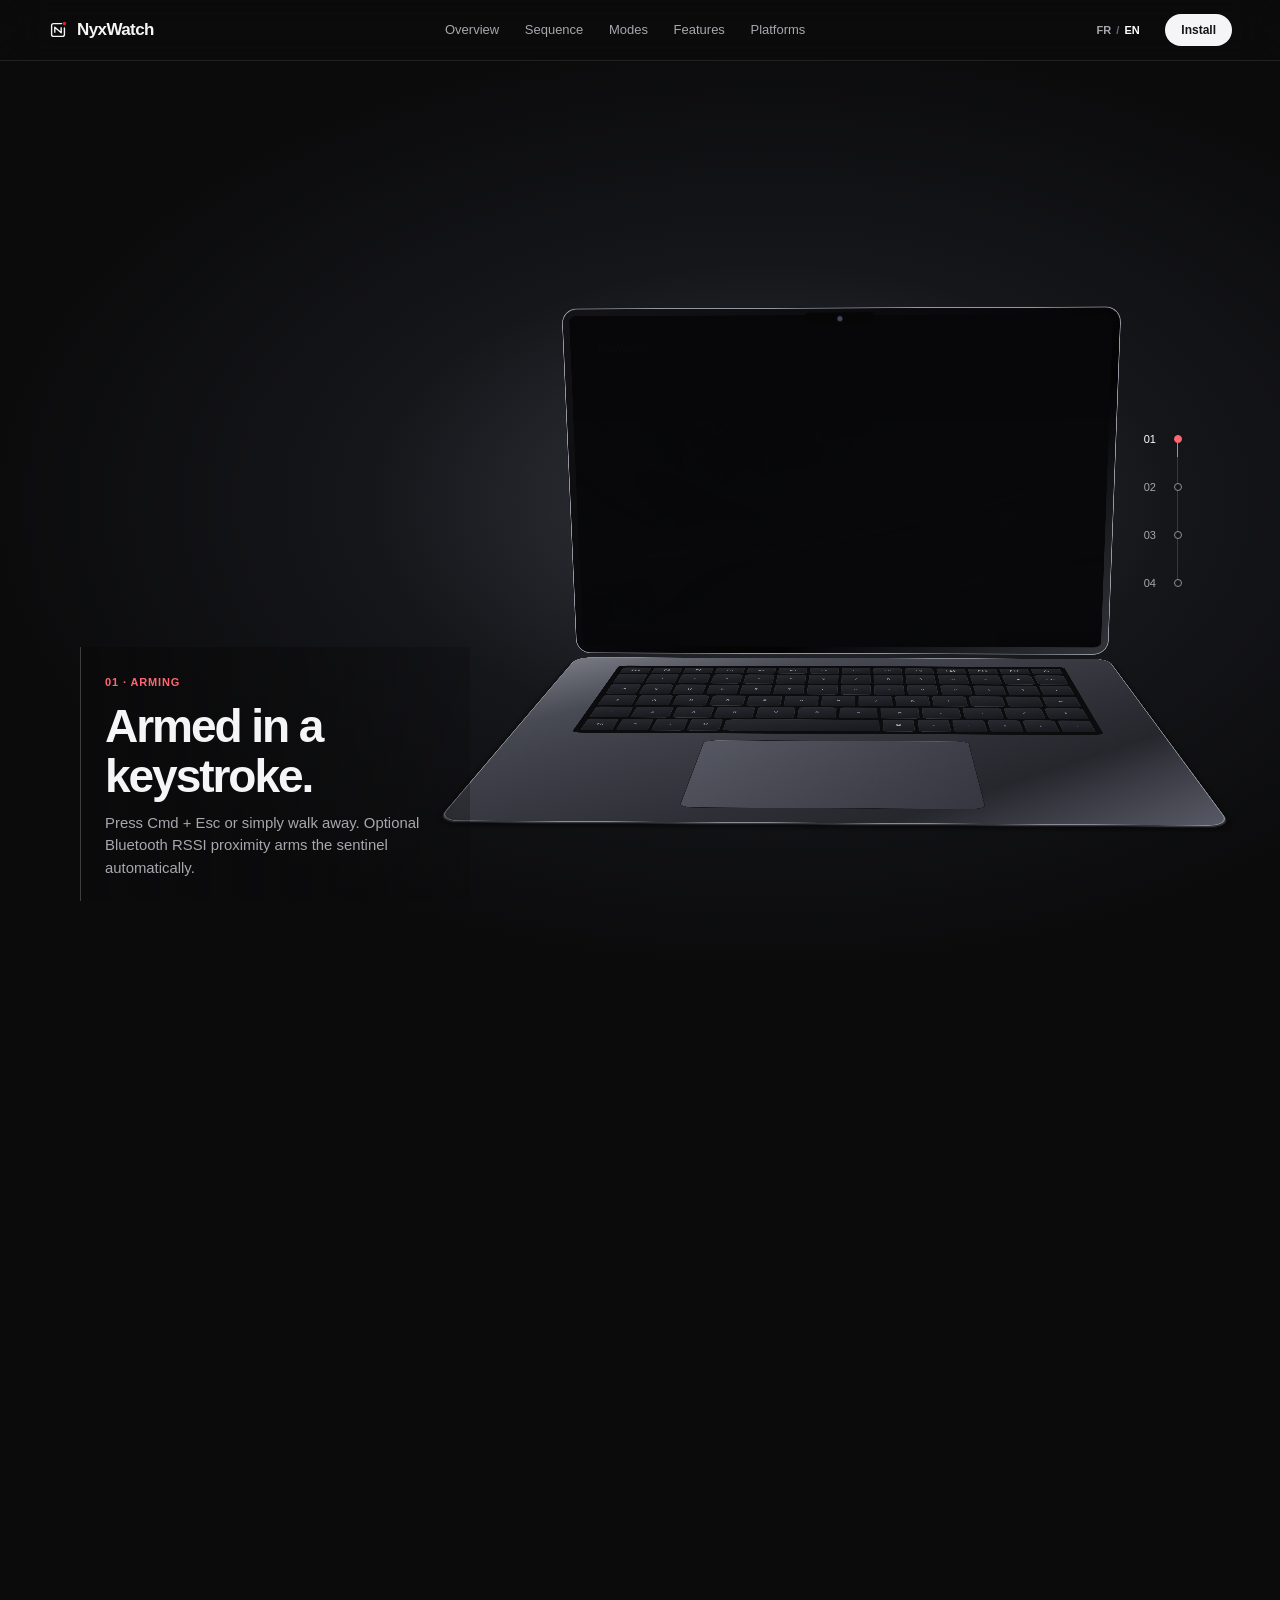
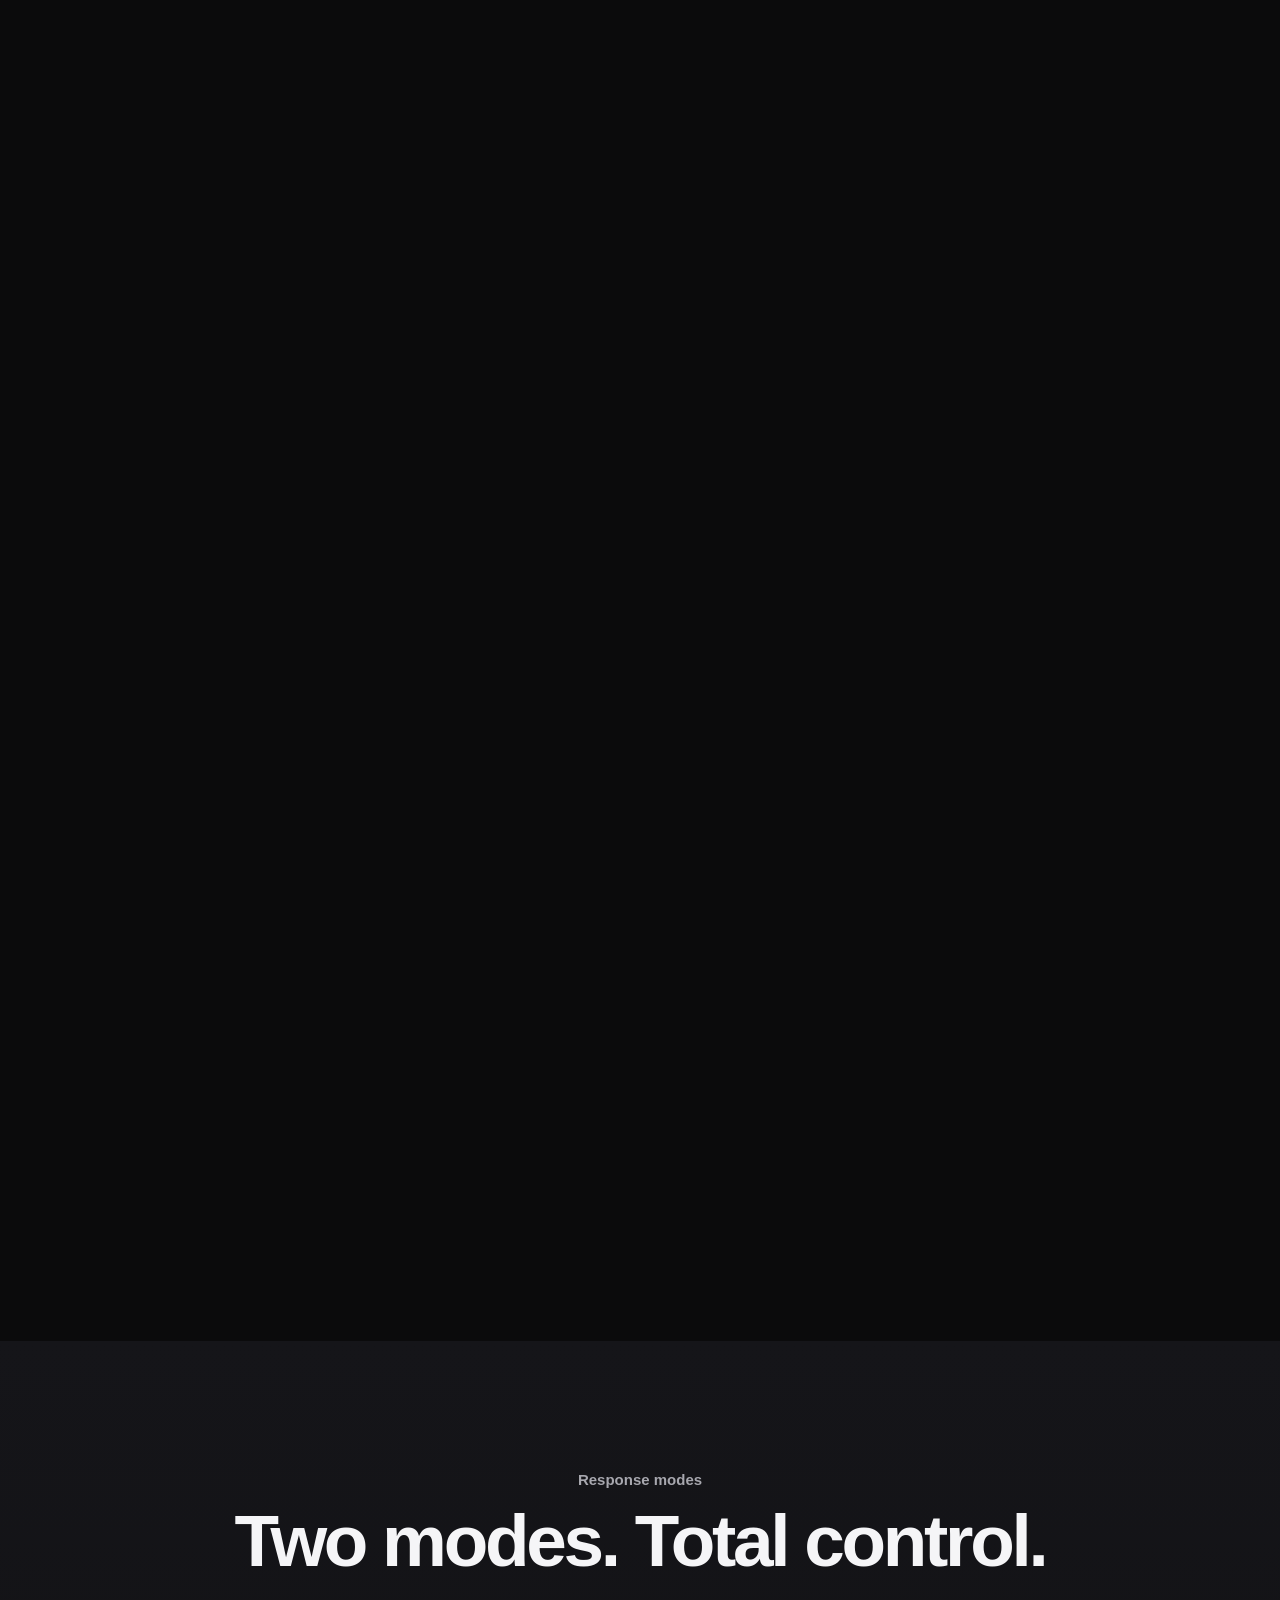
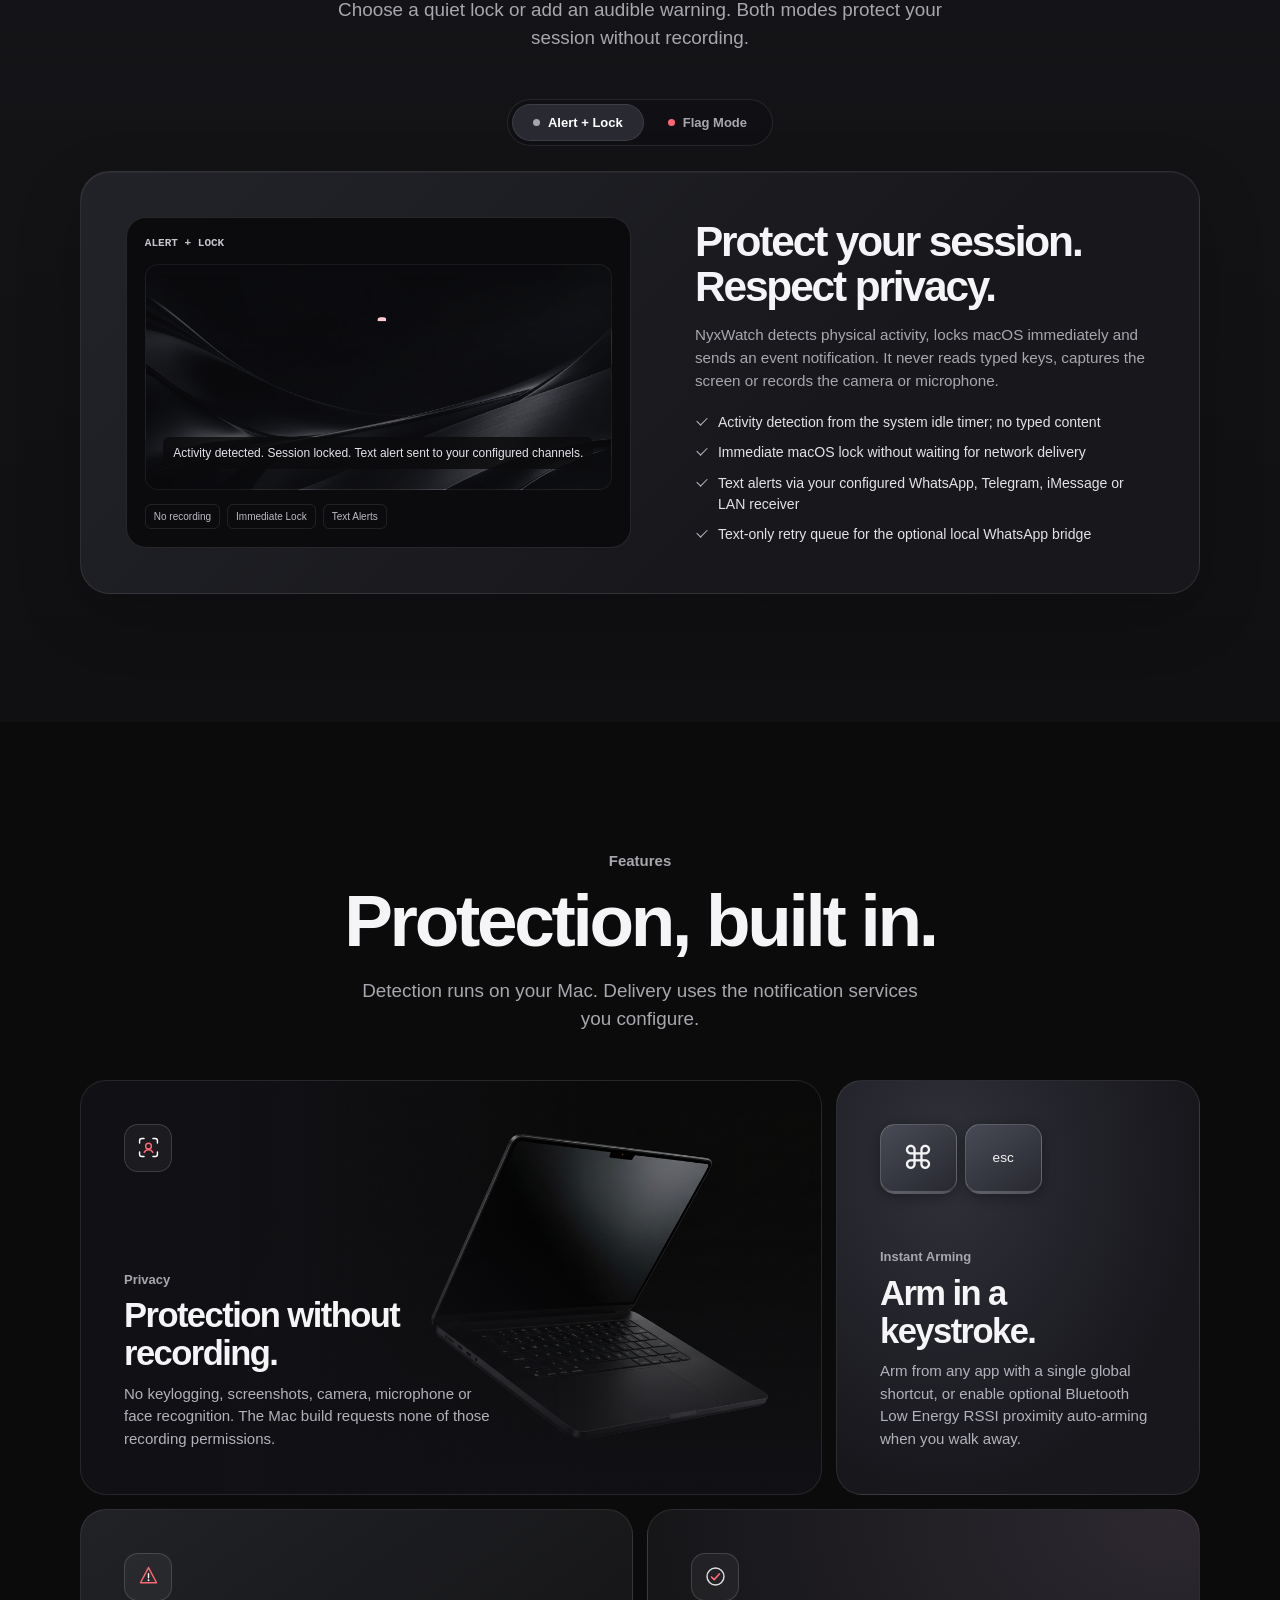
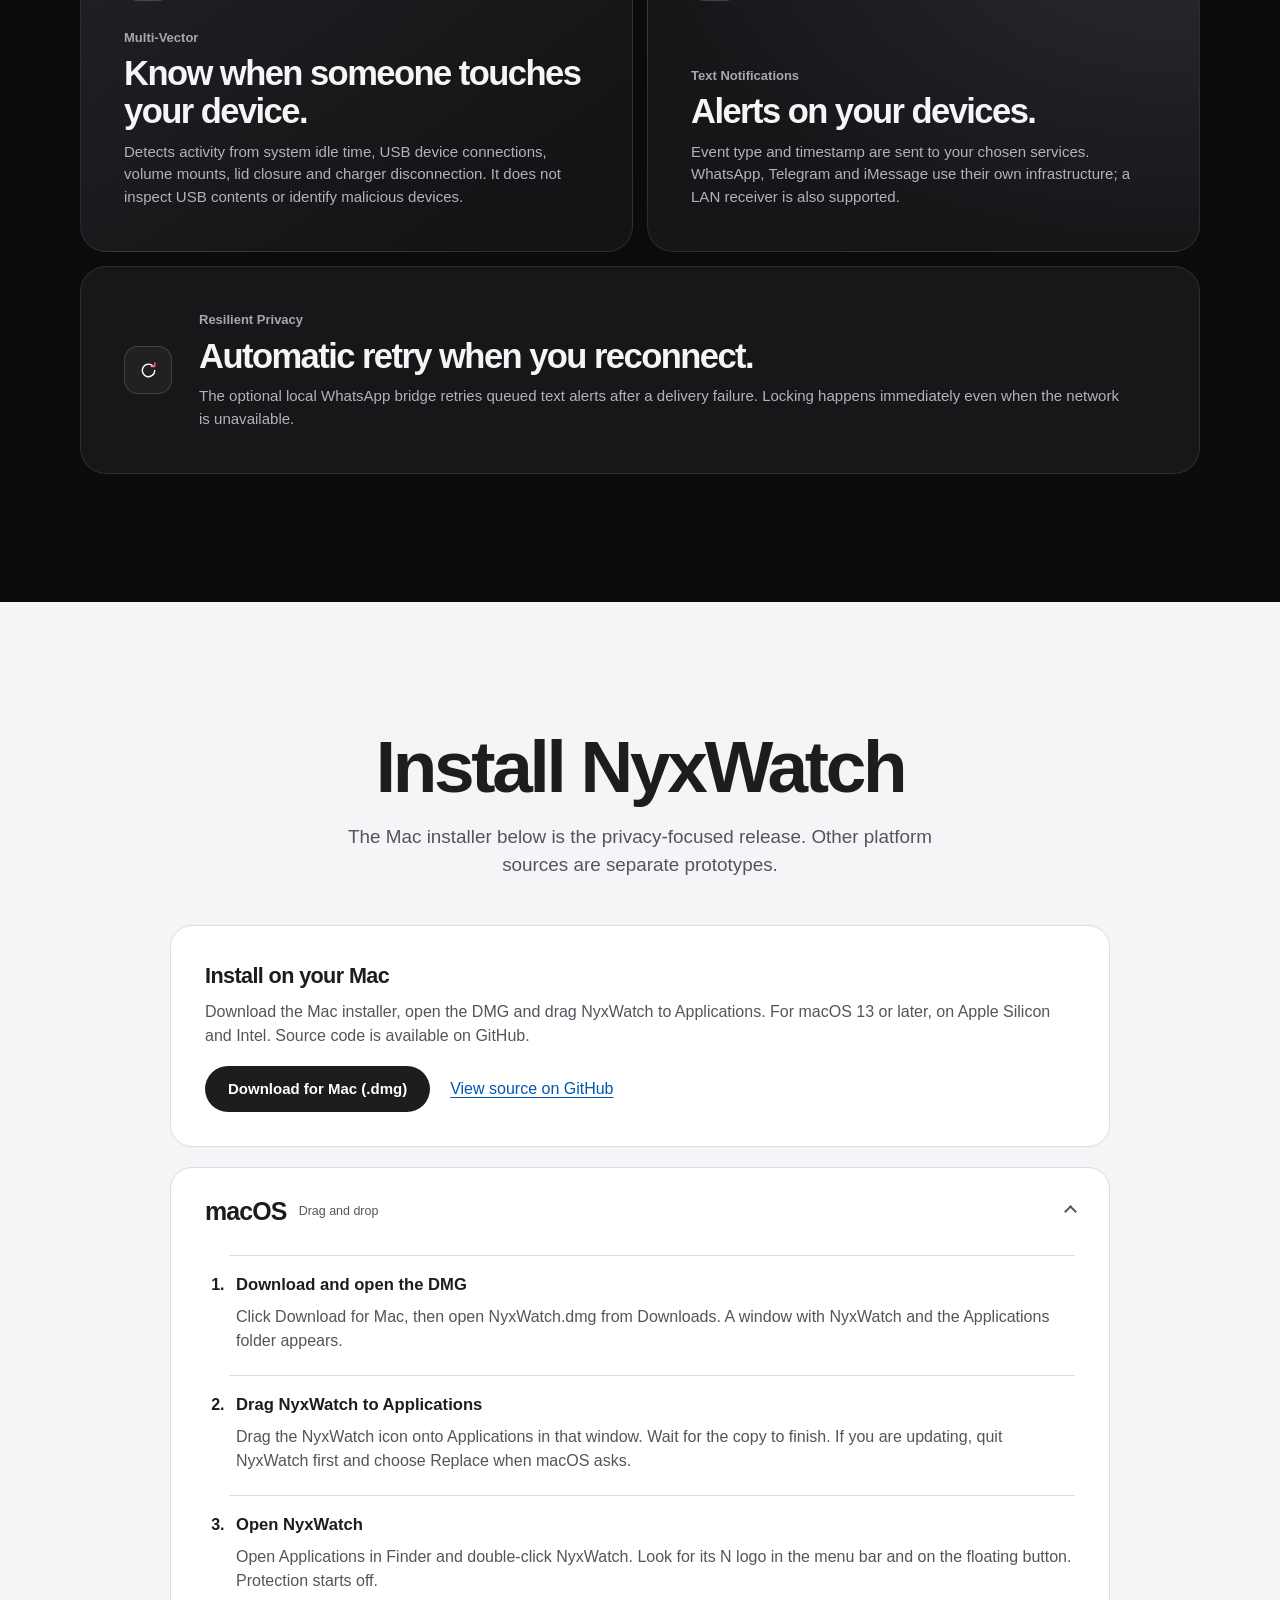
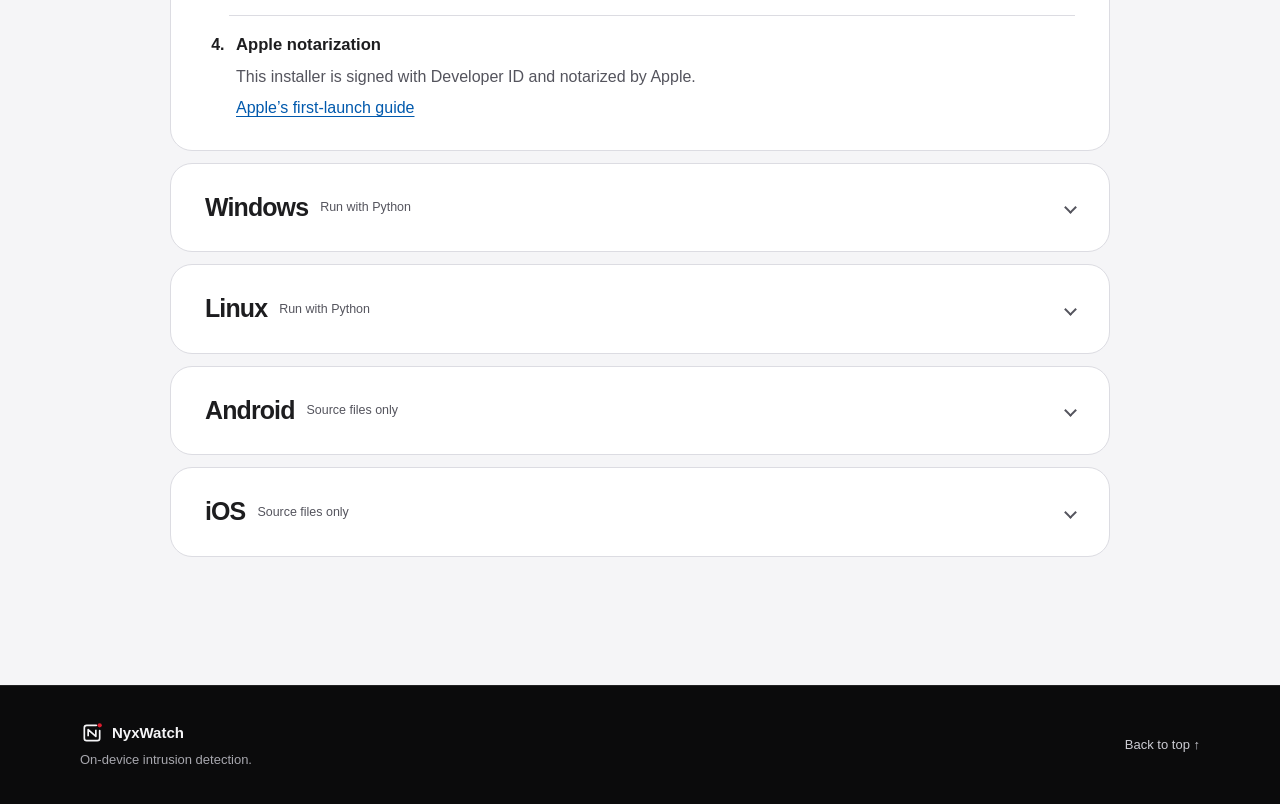
<file: index.html>
<!DOCTYPE html>
<html lang="en">
<head>
  <meta charset="UTF-8" />
  <meta name="viewport" content="width=device-width, initial-scale=1.0" />
  <meta name="description" content="See how NyxWatch responds when someone uses your laptop while you are away, and follow the step-by-step installation guide." />
  <title>NyxWatch — Walk away. Stay protected.</title>
  <link rel="icon" type="image/svg+xml" href="assets/nyxwatch-icon.svg" />
  <meta name="theme-color" content="#0b0b0c" />
  <link rel="preload" href="assets/obsidian.webp" as="image" />
  <link rel="stylesheet" href="styles.css" />
</head>
<body>
  <header class="navbar" id="navbar">
    <div class="navbar__inner">
      <a href="#overview" class="navbar__brand" aria-label="NyxWatch Home">
        <img class="brand-mark" src="assets/nyxwatch-mark.svg" width="28" height="28" alt="" />
        <span class="brand-name">NyxWatch</span>
      </a>

      <nav class="navbar__links" aria-label="Primary Navigation">
        <a href="#overview" class="nav-link" data-i18n="nav.overview">Overview</a>
        <a href="#sequence" class="nav-link" data-i18n="nav.sequence">Sequence</a>
        <a href="#modes" class="nav-link" data-i18n="nav.modes">Modes</a>
        <a href="#bento" class="nav-link" data-i18n="nav.bento">Features</a>
        <a href="#platforms" class="nav-link" data-i18n="nav.platforms">Platforms</a>
      </nav>

      <div class="navbar__actions">
        <button type="button" id="lang-toggle" class="lang-toggle" aria-label="Switch language between French and English">
          <span class="lang-toggle__option" data-lang="fr">FR</span>
          <span class="lang-toggle__sep">/</span>
          <span class="lang-toggle__option is-active" data-lang="en">EN</span>
        </button>
        <a href="#platforms" class="btn btn--primary btn--sm" data-i18n="nav.install">Install</a>
      </div>
    </div>
  </header>

  <main>
    <section id="overview" class="hero scroll-sequence" aria-labelledby="hero-title">
      <div id="sequence" class="sequence-anchor" tabindex="-1"></div>
      <div class="sequence-sticky">
        <div class="container hero__layout">
          <div class="hero__header">

            <h1 class="hero__title" id="hero-title" data-i18n="hero.title">
              Walk away.<br /><span>Stay protected.</span>
            </h1>

            <p class="hero__subtitle" data-i18n="hero.subtitle">NyxWatch for macOS detects physical activity, sends a text alert and locks your Mac. No recording.</p>

            <div class="hero__ctas">
              <a href="https://github.com/qyber-llc/nyxwatch/releases/download/v1.0.2/NyxWatch.dmg" class="btn btn--primary" data-i18n="nav.cta">Download for Mac</a>
              <a href="#sequence" class="btn btn--ghost"><span data-i18n="hero.ctaSecondary">See how it works</span><span class="btn__arrow" aria-hidden="true">↓</span></a>
            </div>
          </div>
        </div>
        <div class="sequence-visual" aria-hidden="true">
          <div class="sequence-camera">
            <div class="sequence-device">
              <div class="sequence-deck">
                <div class="sequence-keyboard"></div>
                <div class="sequence-trackpad"></div>
              </div>
              <div class="sequence-lid">
                <div class="sequence-lid-back">
                  <img class="sequence-emblem" src="assets/nyxwatch-mark.svg" alt="" />
                </div>
                <div class="sequence-display">
                  <div class="sequence-screen">
                    <div class="sequence-screen-brand">NyxWatch</div>
                    <div class="sequence-screen-status sequence-screen-status--armed">
                      <div class="sequence-check">
                        <svg viewBox="0 0 24 24" fill="none">
                          <path d="m4.5 12 5 5L19.5 7" pathLength="1" />
                        </svg>
                      </div>
                      <p data-i18n="seq.armed">Protection active</p>
                      <span data-i18n="seq.monitoring">Activity, USB, lid and power monitored</span>
                    </div>
                    <div class="sequence-screen-status sequence-screen-status--locked">
                      <div class="sequence-lock"><span></span></div>
                      <p data-i18n="seq.locked">Device locked</p>
                      <span data-i18n="seq.detected">Intrusion detected</span>
                    </div>
                  </div>
                </div>
              </div>
            </div>
          </div>
          <div class="sequence-channels">
            <span>WhatsApp</span><span>Telegram</span><span>iMessage</span><span>Mac Studio</span>
          </div>
        </div>

        <!-- Floating Chapter Captions -->
        <div class="sequence-captions">
          <article class="sequence-caption" data-chapter="0">
            <span class="sequence-caption__eyebrow" data-i18n="seq.c1Eyebrow">01 · ARMING</span>
            <h2 class="sequence-caption__title" data-i18n="seq.c1Title">Armed in a keystroke.</h2>
            <p class="sequence-caption__desc" data-i18n="seq.c1Desc">
              Press Cmd + Esc or simply walk away. Optional Bluetooth RSSI proximity arms the sentinel automatically.
            </p>
          </article>

          <article class="sequence-caption" data-chapter="1">
            <span class="sequence-caption__eyebrow" data-i18n="seq.c2Eyebrow">02 · MONITORING</span>
            <h2 class="sequence-caption__title" data-i18n="seq.c2Title">Protection active.</h2>
            <p class="sequence-caption__desc" data-i18n="seq.c2Desc">Detects activity, USB connections, lid closure and power changes without reading typed keys or recording your screen.</p>
          </article>

          <article class="sequence-caption" data-chapter="2">
            <span class="sequence-caption__eyebrow" data-i18n="seq.c3Eyebrow">03 · ALERT &amp; LOCK</span>
            <h2 class="sequence-caption__title" data-i18n="seq.c3Title">Activity detected. Mac locked.</h2>
            <p class="sequence-caption__desc" data-i18n="seq.c3Desc">Both response modes lock macOS immediately. Flag adds a visible flash and a spoken warning.</p>
          </article>

          <article class="sequence-caption" data-chapter="3">
            <span class="sequence-caption__eyebrow" data-i18n="seq.c4Eyebrow">04 · TEXT ALERTS</span>
            <h2 class="sequence-caption__title" data-i18n="seq.c4Title">Direct to your devices.</h2>
            <p class="sequence-caption__desc" data-i18n="seq.c4Desc">A timestamp and the event type go to the notification channels you configure. No photos, video, audio or screen contents.</p>
          </article>
        </div>

        <!-- Apple-style Side Progress Rail -->
        <nav class="sequence-rail" aria-label="Sequence Chapters">
          <div class="sequence-rail__track" aria-hidden="true">
            <div class="sequence-rail__fill"></div>
          </div>
          <button type="button" class="sequence-rail__btn is-active" data-chapter-target="0" aria-label="Chapter 01: Arming">
            <span class="rail-num">01</span>
            <span class="rail-dot"></span>
          </button>
          <button type="button" class="sequence-rail__btn" data-chapter-target="1" aria-label="Chapter 02: Monitoring">
            <span class="rail-num">02</span>
            <span class="rail-dot"></span>
          </button>
          <button type="button" class="sequence-rail__btn" data-chapter-target="2" aria-label="Chapter 03: Busted and Lock">
            <span class="rail-num">03</span>
            <span class="rail-dot"></span>
          </button>
          <button type="button" class="sequence-rail__btn" data-chapter-target="3" aria-label="Chapter 04: Zero-Cloud Exfil">
            <span class="rail-num">04</span>
            <span class="rail-dot"></span>
          </button>
        </nav>

      </div>
    </section>

    <!-- 2. INTERACTIVE MODE SWITCHER -->
    <section id="modes" class="modes section">
      <div class="container">
        <div class="section-header reveal">
          <span class="section-eyebrow" data-i18n="modes.eyebrow">Response modes</span>
          <h2 class="section-title" data-i18n="modes.title">Two modes. Total control.</h2>
          <p class="section-subtitle" data-i18n="modes.subtitle">Choose a quiet lock or add an audible warning. Both modes protect your session without recording.</p>
        </div>

        <div class="mode-switcher reveal" role="tablist" aria-label="NyxWatch Protection Modes">
          <button type="button" class="mode-tab is-active" role="tab" id="mode-stealth" aria-controls="mode-stage" aria-selected="true" data-mode="stealth">
            <span class="mode-tab__dot mode-tab__dot--stealth"></span>
            <span data-i18n="modes.stealthBtn">Alert + Lock</span>
          </button>
          <button type="button" class="mode-tab" role="tab" id="mode-flag" aria-controls="mode-stage" aria-selected="false" tabindex="-1" data-mode="flag">
            <span class="mode-tab__dot mode-tab__dot--flag"></span>
            <span data-i18n="modes.flagBtn">Flag Mode</span>
          </button>
        </div>

        <div class="mode-stage reveal" id="mode-stage" role="tabpanel" aria-labelledby="mode-stealth" tabindex="0" data-active-mode="stealth">
          <!-- Left: Live Interactive Preview -->
          <div class="mode-preview">
            <div class="mode-preview__header">
              <span class="mode-preview__tag" id="mode-preview-tag" data-i18n="modes.stealthTag">ALERT + LOCK</span>
            </div>

            <div class="mode-preview__visual" id="mode-visual">
              <div class="sequence-lock" aria-hidden="true"><span></span></div>
              <div class="mode-preview__overlay">
                <div class="mini-busted" id="mini-busted" hidden>LOCKED</div>
                <p class="mode-preview__status" id="mode-preview-status" data-i18n="modes.stealthPreviewStatus">Activity detected. Session locked. Text alert sent to your configured channels.</p>
              </div>
            </div>

            <div class="mode-preview__pills" id="mode-preview-pills">
              <span class="feature-pill" data-i18n="modes.pillAV">No recording</span>
              <span class="feature-pill" id="mode-pill-2" data-i18n="modes.stealthPill2">Immediate Lock</span>
              <span class="feature-pill" id="mode-pill-3" data-i18n="modes.stealthPill3">Text Alerts</span>
            </div>
          </div>

          <!-- Right: Mode Details -->
          <div class="mode-details">
            <h3 class="mode-details__title" id="mode-details-title" data-i18n="modes.stealthTitle">Protect your session. Respect privacy.</h3>
            <p class="mode-details__desc" id="mode-details-desc" data-i18n="modes.stealthDesc">NyxWatch detects physical activity, locks macOS immediately and sends an event notification. It never reads typed keys, captures the screen or records the camera or microphone.</p>

            <ul class="mode-checklist" id="mode-checklist">
              <li>
                <span class="check-icon" aria-hidden="true"></span>
                <span id="mode-item-1" data-i18n="modes.stealthItem1">Activity detection from the system idle timer; no typed content</span>
              </li>
              <li>
                <span class="check-icon" aria-hidden="true"></span>
                <span id="mode-item-2" data-i18n="modes.stealthItem2">Immediate macOS lock without waiting for network delivery</span>
              </li>
              <li>
                <span class="check-icon" aria-hidden="true"></span>
                <span id="mode-item-3" data-i18n="modes.stealthItem3">Text alerts via your configured WhatsApp, Telegram, iMessage or LAN receiver</span>
              </li>
              <li>
                <span class="check-icon" aria-hidden="true"></span>
                <span id="mode-item-4" data-i18n="modes.stealthItem4">Text-only retry queue for the optional local WhatsApp bridge</span>
              </li>
            </ul>
          </div>
        </div>
      </div>
    </section>

    <!-- 3. APPLE-STYLE BENTO GRID -->
    <section id="bento" class="bento section">
      <div class="container">
        <div class="section-header reveal">
          <span class="section-eyebrow" data-i18n="bento.eyebrow">Features</span>
          <h2 class="section-title" data-i18n="bento.title">Protection, built in.</h2>
          <p class="section-subtitle" data-i18n="bento.subtitle">Detection runs on your Mac. Delivery uses the notification services you configure.</p>
        </div>

        <div class="bento-grid">
          <!-- Privacy (macOS release) -->
          <article class="bento-card bento-card--wide reveal">
            <div class="bento-card__icon">
              <svg width="28" height="28" viewBox="0 0 28 28" fill="none" aria-hidden="true">
                <path d="M4 9V6.5C4 5.12 5.12 4 6.5 4H9M19 4H21.5C22.88 4 24 5.12 24 6.5V9M24 19V21.5C24 22.88 22.88 24 21.5 24H19M9 24H6.5C5.12 24 4 22.88 4 21.5V19" stroke="#FFFFFF" stroke-width="1.6" stroke-linecap="round"/>
                <circle cx="14" cy="12.5" r="3.2" stroke="#DC1D2E" stroke-width="1.6"/>
                <path d="M9.2 19.5C10.2 17.5 11.9 16.5 14 16.5C16.1 16.5 17.8 17.5 18.8 19.5" stroke="#DC1D2E" stroke-width="1.6" stroke-linecap="round"/>
              </svg>
            </div>
            <div class="bento-card__content">
              <span class="bento-card__tag" data-i18n="bento.c1Tag">Privacy</span>
              <h3 class="bento-card__title" data-i18n="bento.c1Title">Protection without recording.</h3>
              <p class="bento-card__desc" data-i18n="bento.c1Desc">No keylogging, screenshots, camera, microphone or face recognition. The Mac build requests none of those recording permissions.</p>
            </div>
          </article>

          <!-- Card 2: Cmd + Esc Global Hotkey & BLE Optional -->
          <article class="bento-card reveal">
            <div class="bento-card__icon">
              <svg width="28" height="28" viewBox="0 0 28 28" fill="none" aria-hidden="true">
                <rect x="3.5" y="7" width="21" height="14" rx="3" stroke="#FFFFFF" stroke-width="1.6"/>
                <path d="M8 12H11M13 12H16M18 12H20M9 16H19" stroke="#DC1D2E" stroke-width="1.6" stroke-linecap="round"/>
              </svg>
            </div>
            <div class="bento-card__content">
              <span class="bento-card__tag" data-i18n="bento.c2Tag">Instant Arming</span>
              <h3 class="bento-card__title" data-i18n="bento.c2Title">Arm in a keystroke.</h3>
              <p class="bento-card__desc" data-i18n="bento.c2Desc">
                Arm from any app with a single global shortcut, or enable optional Bluetooth Low Energy RSSI proximity auto-arming when you walk away.
              </p>
            </div>
            <div class="bento-keys" aria-hidden="true"><kbd>⌘</kbd><kbd>esc</kbd></div>
          </article>

          <!-- Card 3: Tripwires -->
          <article class="bento-card reveal">
            <div class="bento-card__icon">
              <svg width="28" height="28" viewBox="0 0 28 28" fill="none" aria-hidden="true">
                <path d="M14 4L23 21H5L14 4Z" stroke="#DC1D2E" stroke-width="1.6" stroke-linejoin="round"/>
                <path d="M14 11V15.5" stroke="#FFFFFF" stroke-width="1.6" stroke-linecap="round"/>
                <circle cx="14" cy="18.2" r="1" fill="#FFFFFF"/>
              </svg>
            </div>
            <div class="bento-card__content">
              <span class="bento-card__tag" data-i18n="bento.c3Tag">Multi-Vector</span>
              <h3 class="bento-card__title" data-i18n="bento.c3Title">Know when someone touches your device.</h3>
              <p class="bento-card__desc" data-i18n="bento.c3Desc">Detects activity from system idle time, USB device connections, volume mounts, lid closure and charger disconnection. It does not inspect USB contents or identify malicious devices.</p>
            </div>
          </article>

          <!-- Card 4: Zero Cloud Exfil (Wide) -->
          <article class="bento-card bento-card--wide reveal">
            <div class="bento-card__icon">
              <svg width="28" height="28" viewBox="0 0 28 28" fill="none" aria-hidden="true">
                <circle cx="14" cy="14" r="9.5" stroke="#FFFFFF" stroke-opacity="0.85" stroke-width="1.6"/>
                <path d="M9.5 14.5L12.5 17.5L18.5 11" stroke="#DC1D2E" stroke-width="1.8" stroke-linecap="round" stroke-linejoin="round"/>
              </svg>
            </div>
            <div class="bento-card__content">
              <span class="bento-card__tag" data-i18n="bento.c4Tag">Text Notifications</span>
              <h3 class="bento-card__title" data-i18n="bento.c4Title">Alerts on your devices.</h3>
              <p class="bento-card__desc" data-i18n="bento.c4Desc">Event type and timestamp are sent to your chosen services. WhatsApp, Telegram and iMessage use their own infrastructure; a LAN receiver is also supported.</p>
            </div>
          </article>

          <!-- Card 5: Offline Retry Queue & Zero Local Trace -->
          <article class="bento-card bento-card--accent reveal">
            <div class="bento-card__icon">
              <svg width="28" height="28" viewBox="0 0 28 28" fill="none" aria-hidden="true">
                <path d="M21 14A7 7 0 1 1 18.9 8.9" stroke="#FFFFFF" stroke-width="1.6" stroke-linecap="round"/>
                <path d="M21 5.5V9.5H17" stroke="#DC1D2E" stroke-width="1.6" stroke-linecap="round" stroke-linejoin="round"/>
              </svg>
            </div>
            <div class="bento-card__content">
              <span class="bento-card__tag" data-i18n="bento.c5Tag">Resilient Privacy</span>
              <h3 class="bento-card__title" data-i18n="bento.c5Title">Automatic retry when you reconnect.</h3>
              <p class="bento-card__desc" data-i18n="bento.c5Desc">The optional local WhatsApp bridge retries queued text alerts after a delivery failure. Locking happens immediately even when the network is unavailable.</p>
            </div>
          </article>
        </div>
      </div>
    </section>

    <section id="platforms" class="platforms section">
      <div class="container install-layout">
        <div class="section-header">
          <h2 class="section-title" data-i18n="platforms.title">Install NyxWatch</h2>
          <p class="section-subtitle" data-i18n="platforms.subtitle">The Mac installer below is the privacy-focused release. Other platform sources are separate prototypes.</p>
        </div>
        <div class="install-download">
          <h3 data-i18n="install.files.title">Install on your Mac</h3>
          <p data-i18n="install.files.body">Download the Mac installer, open the DMG and drag NyxWatch to Applications. For macOS 13 or later, on Apple Silicon and Intel. Source code is available on GitHub.</p>
          <div class="install-download__actions">
            <a href="https://github.com/qyber-llc/nyxwatch/releases/download/v1.0.2/NyxWatch.dmg" class="btn" data-i18n="install.files.download">Download for Mac (.dmg)</a>
            <a href="https://github.com/qyber-llc/nyxwatch" data-i18n="install.files.link">View source on GitHub</a>
          </div>
        </div>
        <div class="install-guides">
          <details class="install-guide" open="open">
            <summary>
              <span class="install-guide__name">macOS</span>
              <span class="install-guide__badge" data-i18n="install.mac.badge">Drag and drop</span>
            </summary>
            <div class="install-guide__content">
              <ol class="install-steps">
                <li>
                  <h4 data-i18n="install.mac.download.title">Download and open the DMG</h4>
                  <p data-i18n="install.mac.download.body">Click Download for Mac, then open NyxWatch.dmg from Downloads. A window with NyxWatch and the Applications folder appears.</p>
                </li>
                <li>
                  <h4 data-i18n="install.mac.drag.title">Drag NyxWatch to Applications</h4>
                  <p data-i18n="install.mac.drag.body">Drag the NyxWatch icon onto Applications in that window. Wait for the copy to finish. If you are updating, quit NyxWatch first and choose Replace when macOS asks.</p>
                </li>
                <li>
                  <h4 data-i18n="install.mac.open.title">Open NyxWatch</h4>
                  <p data-i18n="install.mac.open.body">Open Applications in Finder and double-click NyxWatch. Look for its N logo in the menu bar and on the floating button. Protection starts off.</p>
                </li>
                <li>
                  <h4 data-i18n="install.mac.security.title">Apple notarization</h4>
                  <p data-i18n="install.mac.security.body">This installer is signed with Developer ID and notarized by Apple.</p>
                  <a href="https://support.apple.com/102445" data-i18n="install.mac.security.link">Apple’s first-launch guide</a>
                </li>
              </ol>
            </div>
          </details>
          <details class="install-guide">
            <summary>
              <span class="install-guide__name">Windows</span>
              <span class="install-guide__badge" data-i18n="install.win.badge">Run with Python</span>
            </summary>
            <div class="install-guide__content">
              <ol class="install-steps">
                <li>
                  <h4 data-i18n="install.win.python.title">Install Python</h4>
                  <p data-i18n="install.win.python.body">Open the official Python download page and install Python 3. When the installation is finished, close the installer.</p>
                  <a href="https://www.python.org/downloads/windows/" data-i18n="install.win.python.link">Get Python for Windows</a>
                </li>
                <li>
                  <h4 data-i18n="install.win.folder.title">Open PowerShell in the project folder</h4>
                  <p data-i18n="install.win.folder.body">Open the extracted NyxWatch folder in File Explorer. Click the address bar, type powershell and press Enter. Then paste the line below and press Enter.</p>
                  <div class="code-box">
                    <code>cd cross-platform/desktop</code>
                    <button type="button" class="copy-btn" data-copy="cd cross-platform/desktop" data-i18n="platforms.copy">Copy</button>
                  </div>
                </li>
                <li>
                  <h4 data-i18n="install.win.deps.title">Prepare NyxWatch</h4>
                  <p data-i18n="install.win.deps.body">Copy and run each line in order. Wait for each one to finish before you paste the next. The first creates a local Python environment and the second installs the packages.</p>
                  <div class="code-box">
                    <code>py -3 -m venv .venv</code>
                    <button type="button" class="copy-btn" data-copy="py -3 -m venv .venv" data-i18n="platforms.copy">Copy</button>
                  </div>
                  <div class="code-box">
                    <code>.\.venv\Scripts\python.exe -m pip install -r requirements.txt</code>
                    <button type="button" class="copy-btn" data-copy=".\.venv\Scripts\python.exe -m pip install -r requirements.txt" data-i18n="platforms.copy">Copy</button>
                  </div>
                </li>
                <li>
                  <h4 data-i18n="install.win.open.title">Start in Flag mode with protection off</h4>
                  <p data-i18n="install.win.open.body">Run the line below. Look for Armed: False in PowerShell. To close NyxWatch, press Ctrl + C in the same window.</p>
                  <div class="code-box">
                    <code>.\.venv\Scripts\python.exe nyxwatch_desktop.py --mode flag</code>
                    <button type="button" class="copy-btn" data-copy=".\.venv\Scripts\python.exe nyxwatch_desktop.py --mode flag" data-i18n="platforms.copy">Copy</button>
                  </div>
                </li>
              </ol>
            </div>
          </details>
          <details class="install-guide">
            <summary>
              <span class="install-guide__name">Linux</span>
              <span class="install-guide__badge" data-i18n="install.linux.badge">Run with Python</span>
            </summary>
            <div class="install-guide__content">
              <ol class="install-steps">
                <li>
                  <h4 data-i18n="install.linux.python.title">Make sure Python is ready</h4>
                  <p data-i18n="install.linux.python.body">Open Terminal and run the first line. If Python or venv is missing on Ubuntu or Debian, run the second line and wait for it to finish.</p>
                  <div class="code-box">
                    <code>python3 --version</code>
                    <button type="button" class="copy-btn" data-copy="python3 --version" data-i18n="platforms.copy">Copy</button>
                  </div>
                  <div class="code-box">
                    <code>sudo apt install python3 python3-venv</code>
                    <button type="button" class="copy-btn" data-copy="sudo apt install python3 python3-venv" data-i18n="platforms.copy">Copy</button>
                  </div>
                </li>
                <li>
                  <h4 data-i18n="install.linux.folder.title">Open Terminal in the project folder</h4>
                  <p data-i18n="install.linux.folder.body">Open the extracted NyxWatch folder in your file manager. Right-click an empty spot and choose Open in Terminal. Then run the line below.</p>
                  <div class="code-box">
                    <code>cd cross-platform/desktop</code>
                    <button type="button" class="copy-btn" data-copy="cd cross-platform/desktop" data-i18n="platforms.copy">Copy</button>
                  </div>
                </li>
                <li>
                  <h4 data-i18n="install.linux.deps.title">Prepare NyxWatch</h4>
                  <p data-i18n="install.linux.deps.body">Copy and run each line in order. Wait for each one to finish before you paste the next.</p>
                  <div class="code-box">
                    <code>python3 -m venv .venv</code>
                    <button type="button" class="copy-btn" data-copy="python3 -m venv .venv" data-i18n="platforms.copy">Copy</button>
                  </div>
                  <div class="code-box">
                    <code>.venv/bin/python -m pip install -r requirements.txt</code>
                    <button type="button" class="copy-btn" data-copy=".venv/bin/python -m pip install -r requirements.txt" data-i18n="platforms.copy">Copy</button>
                  </div>
                </li>
                <li>
                  <h4 data-i18n="install.linux.open.title">Start in Flag mode with protection off</h4>
                  <p data-i18n="install.linux.open.body">Run the line below. Look for Armed: False. To close NyxWatch, press Ctrl + C. Input detection can be limited on Wayland.</p>
                  <div class="code-box">
                    <code>.venv/bin/python nyxwatch_desktop.py --mode flag</code>
                    <button type="button" class="copy-btn" data-copy=".venv/bin/python nyxwatch_desktop.py --mode flag" data-i18n="platforms.copy">Copy</button>
                  </div>
                </li>
              </ol>
            </div>
          </details>
          <details class="install-guide">
            <summary>
              <span class="install-guide__name">Android</span>
              <span class="install-guide__badge" data-i18n="install.android.badge">Source files only</span>
            </summary>
            <div class="install-guide__content">
              <p data-i18n="install.android.body">The repository has Android source files. An APK or a complete Android Studio project is needed before you can install it.</p>
            </div>
          </details>
          <details class="install-guide">
            <summary>
              <span class="install-guide__name">iOS</span>
              <span class="install-guide__badge" data-i18n="install.ios.badge">Source files only</span>
            </summary>
            <div class="install-guide__content">
              <p data-i18n="install.ios.body">The repository has a Swift file for iPhone. An Xcode project or an app distributed through TestFlight or the App Store is needed to install it.</p>
            </div>
          </details>
        </div>
      </div>
    </section>
  </main>

  <!-- 5. MINIMALIST APPLE-STYLE FOOTER -->
  <footer class="footer">
    <div class="container footer__inner">
      <div class="footer__brand">
        <div class="footer__logo">
          <img src="assets/nyxwatch-mark.svg" width="24" height="24" alt="" />
          <span>NyxWatch</span>
        </div>
        <p class="footer__tagline" data-i18n="footer.tagline">
          On-device intrusion detection.
        </p>
      </div>

      <a class="footer__top" href="#overview" data-i18n="footer.top">Back to top ↑</a>
    </div>
  </footer>

  <script src="app.js"></script>
</body>
</html>
</file>
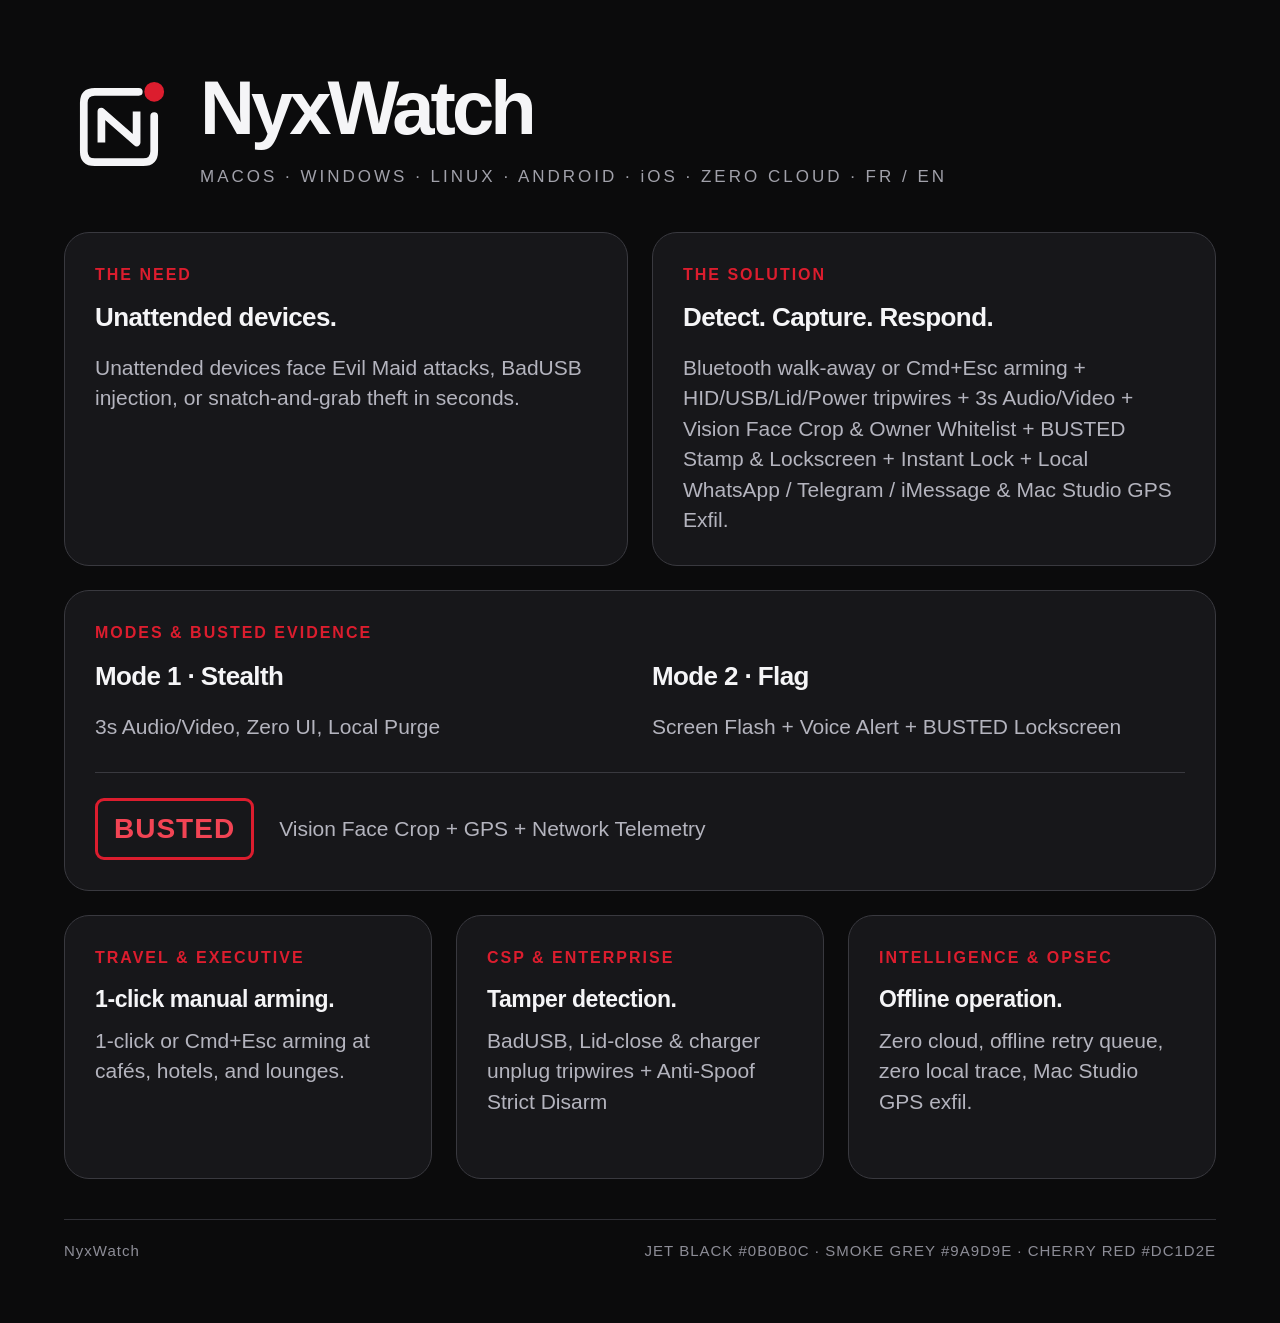
<file: Branding/infographic.html>
<!doctype html><html lang="en"><head><meta charset="utf-8"><title>NyxWatch — Overview</title><style>*{box-sizing:border-box}body{margin:0;background:#0b0b0c;color:#f5f5f7;font-family:-apple-system,BlinkMacSystemFont,Arial,sans-serif;padding:64px}header{display:flex;align-items:center;gap:26px;margin-bottom:42px}header img{width:110px;height:110px}h1{font-size:76px;letter-spacing:-4px;margin:0;font-weight:650}.eyebrow{font-size:17px;letter-spacing:3px;color:#a1a1aa;margin:14px 0 0}h2{font-size:26px;letter-spacing:-.6px;margin:0 0 20px}h3{font-size:23px;line-height:1.25;letter-spacing:-.4px;margin:0 0 12px}p{color:#b4b4be;font-size:21px;line-height:1.45;margin:0}.grid{display:grid;gap:24px}.two{grid-template-columns:1fr 1fr}.three{grid-template-columns:repeat(3,1fr)}article,section{border:1px solid #39393f;border-radius:25px;padding:30px;background:#17171a}.red{color:#f24454}.label{color:#dc1d2e;font-size:16px;font-weight:700;letter-spacing:2px;margin:0 0 16px}.section{margin-top:24px}footer{font-size:15px;letter-spacing:1px;color:#8d8d97;margin-top:40px;padding-top:22px;border-top:1px solid #303036;display:flex;justify-content:space-between}.evidence{margin-top:30px;padding:25px 0 0;border-top:1px solid #39393f;display:flex;align-items:center;gap:25px}.evidence span{color:#f24454;border:3px solid #dc1d2e;border-radius:9px;padding:12px 16px;font-size:28px;font-weight:750;letter-spacing:1px}.three article{min-height:264px}</style></head><body><header><img src="nyxwatch-mark.svg" alt=""><div><h1>NyxWatch</h1><p class="eyebrow">MACOS · WINDOWS · LINUX · ANDROID · iOS · ZERO CLOUD · FR / EN</p></div></header>
<div class="grid two">
<article><p class="label">THE NEED</p><h2>Unattended devices.</h2><p>Unattended devices face Evil Maid attacks, BadUSB injection, or snatch-and-grab theft in seconds.</p></article>
<article><p class="label">THE SOLUTION</p><h2>Detect. Capture. Respond.</h2><p>Bluetooth walk-away or Cmd+Esc arming + HID/USB/Lid/Power tripwires + 3s Audio/Video + Vision Face Crop &amp; Owner Whitelist + BUSTED Stamp &amp; Lockscreen + Instant Lock + Local WhatsApp / Telegram / iMessage &amp; Mac Studio GPS Exfil.</p></article>
</div>
<section class="section"><p class="label">MODES &amp; BUSTED EVIDENCE</p><div class="grid two">
<div><h2>Mode 1 · Stealth</h2><p>3s Audio/Video, Zero UI, Local Purge</p></div>
<div><h2>Mode 2 · Flag</h2><p>Screen Flash + Voice Alert + BUSTED Lockscreen</p></div>
</div><div class="evidence"><span>BUSTED</span><p>Vision Face Crop + GPS + Network Telemetry</p></div></section>
<div class="grid three section">
<article><p class="label">TRAVEL &amp; EXECUTIVE</p><h3>1-click manual arming.</h3><p>1-click or Cmd+Esc arming at cafés, hotels, and lounges.</p></article>
<article><p class="label">CSP &amp; ENTERPRISE</p><h3>Tamper detection.</h3><p>BadUSB, Lid-close &amp; charger unplug tripwires + Anti-Spoof Strict Disarm</p></article>
<article><p class="label">INTELLIGENCE &amp; OPSEC</p><h3>Offline operation.</h3><p>Zero cloud, offline retry queue, zero local trace, Mac Studio GPS exfil.</p></article>
</div>
<footer><span>NyxWatch</span><span>JET BLACK #0B0B0C · SMOKE GREY #9A9D9E · CHERRY RED #DC1D2E</span></footer>
</body></html>
</file>
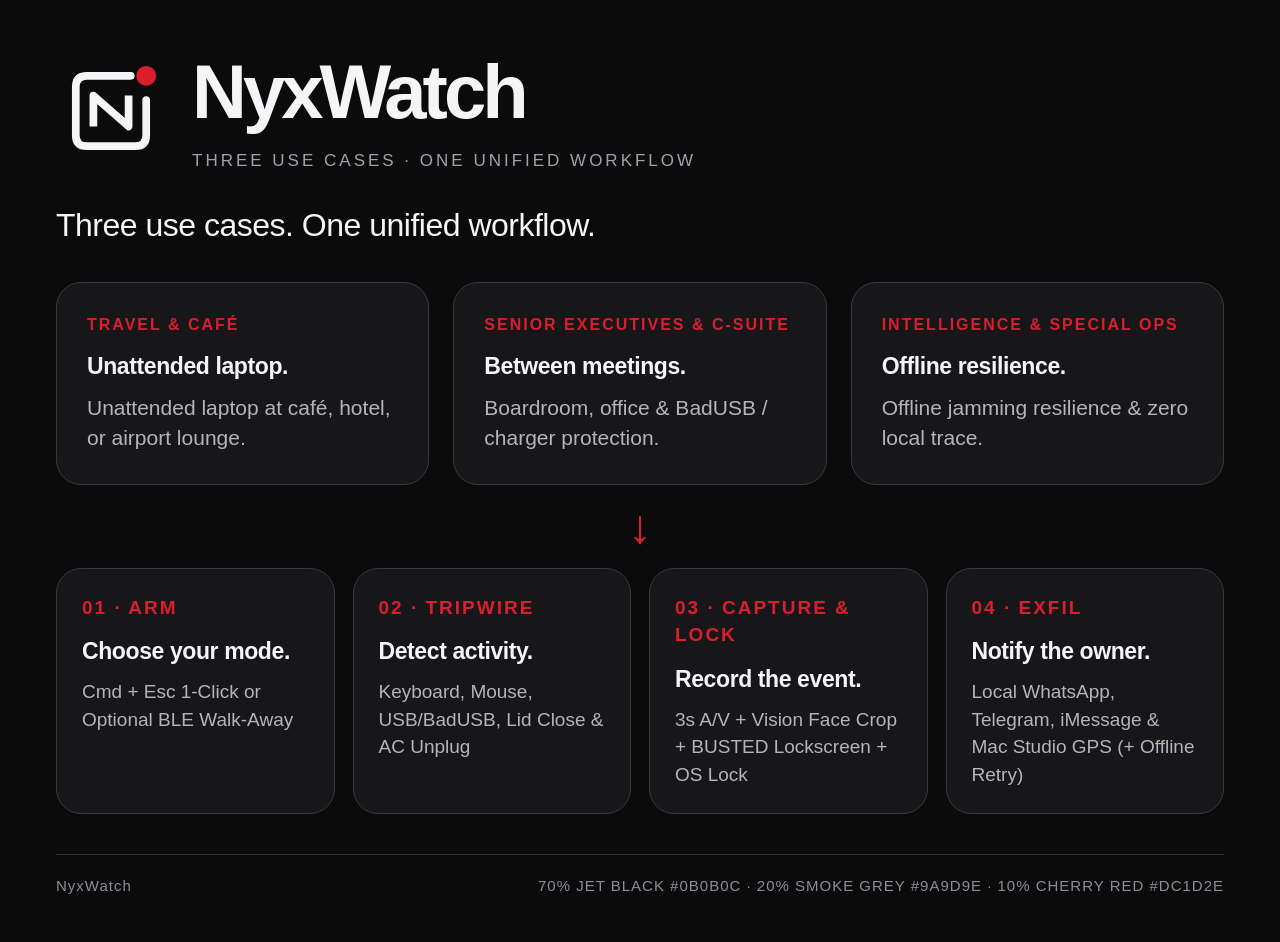
<file: Branding/workflow.html>
<!doctype html><html lang="en"><head><meta charset="utf-8"><title>NyxWatch — Workflow</title><style>*{box-sizing:border-box}body{margin:0;background:#0b0b0c;color:#f5f5f7;font-family:-apple-system,BlinkMacSystemFont,Arial,sans-serif;padding:64px}header{display:flex;align-items:center;gap:26px;margin-bottom:42px}header img{width:110px;height:110px}h1{font-size:76px;letter-spacing:-4px;margin:0;font-weight:650}.eyebrow{font-size:17px;letter-spacing:3px;color:#a1a1aa;margin:14px 0 0}h2{font-size:26px;letter-spacing:-.6px;margin:0 0 20px}h3{font-size:23px;line-height:1.25;letter-spacing:-.4px;margin:0 0 12px}p{color:#b4b4be;font-size:21px;line-height:1.45;margin:0}.grid{display:grid;gap:24px}.two{grid-template-columns:1fr 1fr}.three{grid-template-columns:repeat(3,1fr)}article,section{border:1px solid #39393f;border-radius:25px;padding:30px;background:#17171a}.red{color:#f24454}.label{color:#dc1d2e;font-size:16px;font-weight:700;letter-spacing:2px;margin:0 0 16px}.section{margin-top:24px}footer{font-size:15px;letter-spacing:1px;color:#8d8d97;margin-top:40px;padding-top:22px;border-top:1px solid #303036;display:flex;justify-content:space-between}.intro{font-size:32px;letter-spacing:-.5px;margin:-8px 0 34px;color:#f5f5f7}.three article{min-height:190px}.steps{display:grid;grid-template-columns:repeat(4,1fr);gap:18px}.steps article{padding:25px;min-height:235px}.steps p{font-size:19px}.connector{text-align:center;font-size:48px;color:#dc1d2e;margin:14px 0}header{margin-bottom:36px}body{padding:48px 56px}</style></head><body><header><img src="nyxwatch-mark.svg" alt=""><div><h1>NyxWatch</h1><p class="eyebrow">THREE USE CASES · ONE UNIFIED WORKFLOW</p></div></header>
<p class="intro">Three use cases. One unified workflow.</p>
<div class="grid three">
<article><p class="label">TRAVEL &amp; CAFÉ</p><h3>Unattended laptop.</h3><p>Unattended laptop at café, hotel, or airport lounge.</p></article>
<article><p class="label">SENIOR EXECUTIVES &amp; C-SUITE</p><h3>Between meetings.</h3><p>Boardroom, office &amp; BadUSB / charger protection.</p></article>
<article><p class="label">INTELLIGENCE &amp; SPECIAL OPS</p><h3>Offline resilience.</h3><p>Offline jamming resilience &amp; zero local trace.</p></article>
</div>
<div class="connector">↓</div>
<div class="steps">
<article><p class="label">01 · ARM</p><h3>Choose your mode.</h3><p>Cmd + Esc 1-Click or Optional BLE Walk-Away</p></article>
<article><p class="label">02 · TRIPWIRE</p><h3>Detect activity.</h3><p>Keyboard, Mouse, USB/BadUSB, Lid Close &amp; AC Unplug</p></article>
<article><p class="label">03 · CAPTURE &amp; LOCK</p><h3>Record the event.</h3><p>3s A/V + Vision Face Crop + BUSTED Lockscreen + OS Lock</p></article>
<article><p class="label">04 · EXFIL</p><h3>Notify the owner.</h3><p>Local WhatsApp, Telegram, iMessage &amp; Mac Studio GPS (+ Offline Retry)</p></article>
</div>
<footer><span>NyxWatch</span><span>70% JET BLACK #0B0B0C · 20% SMOKE GREY #9A9D9E · 10% CHERRY RED #DC1D2E</span></footer>
</body></html>
</file>
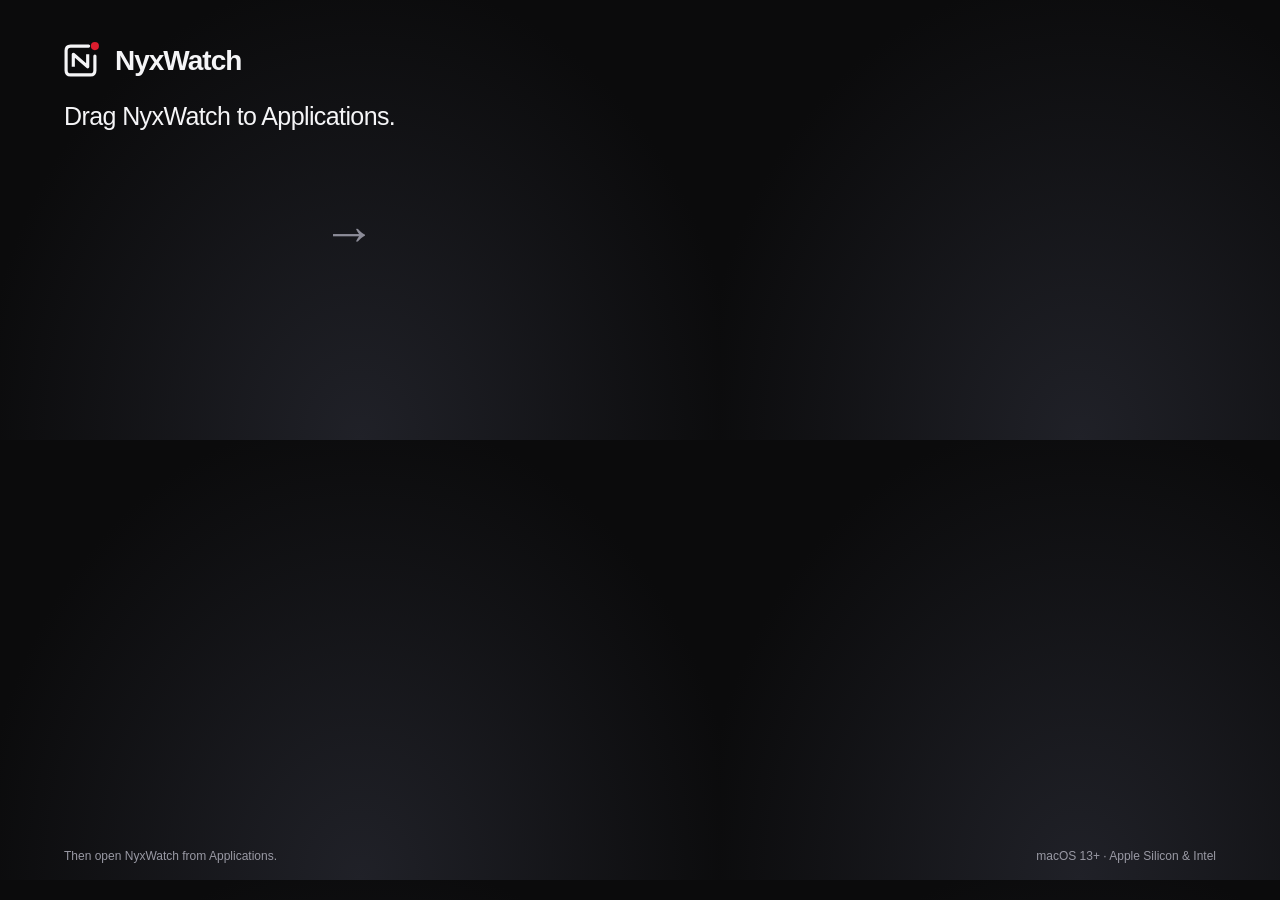
<file: packaging/dmg-background.html>
<!doctype html>
<html lang="en">
<head>
<meta charset="utf-8">
<title>Install NyxWatch</title>
<style>
*{box-sizing:border-box}
html,body{margin:0;width:720px;height:440px;overflow:hidden}
body{background:radial-gradient(ellipse at 50% 100%,#202128,#0b0b0c 75%);color:#f5f5f7;font-family:-apple-system,BlinkMacSystemFont,sans-serif}
header{position:absolute;left:58px;top:38px;display:flex;align-items:center;gap:12px}
header img{width:45px;height:45px}
header strong{font-size:28px;font-weight:650;letter-spacing:-1px}
h1{position:absolute;left:64px;top:102px;margin:0;font-size:25px;letter-spacing:-.6px;font-weight:500}
.arrow{position:absolute;left:322px;top:201px;color:#8c8c98;font-size:54px;font-weight:200}
footer{position:absolute;left:64px;right:64px;bottom:37px;display:flex;justify-content:space-between;color:#9999a4;font-size:12px}
</style>
</head>
<body>
<header><img src="../Branding/nyxwatch-mark.svg" alt=""><strong>NyxWatch</strong></header>
<h1>Drag NyxWatch to Applications.</h1>
<div class="arrow">→</div>
<footer><span>Then open NyxWatch from Applications.</span><span>macOS 13+ · Apple Silicon &amp; Intel</span></footer>
</body>
</html>
</file>
<file: styles.css>
:root {
  color-scheme: dark;
  --bg-jet: #0b0b0c;
  --bg-charcoal: #141416;
  --text-white: #f5f5f7;
  --text-smoke: #a7a7ae;
  --accent-red: #dc1d2e;
  --accent-text: #ff6673;
  --border: #ffffff18;
  --container: 1120px;
  --wide-container: min(1320px, calc(100% - 96px));
  --nav-height: 61px;
  --font: -apple-system, BlinkMacSystemFont, Inter, "Helvetica Neue", sans-serif;
  --font-mono: ui-monospace, "SF Mono", Menlo, monospace;
}

*, *::before, *::after { box-sizing: border-box; }
[hidden] { display: none !important; }

html {
  scroll-behavior: smooth;
  scroll-padding-top: var(--nav-height);
}

body {
  margin: 0;
  background: var(--bg-jet);
  color: var(--text-white);
  font: 16px/1.5 var(--font);
  -webkit-font-smoothing: antialiased;
}

h1, h2, h3, p { margin: 0; }
a { color: inherit; text-decoration: none; }
button { font: inherit; color: inherit; cursor: pointer; }
button, a { -webkit-tap-highlight-color: transparent; }
:focus-visible { outline: 2px solid #fff; outline-offset: 5px; }
::selection { color: #fff; background: #a51929; }

.container { width: min(var(--container), calc(100% - 64px)); margin-inline: auto; }
.section { padding-block: clamp(78px, 10vw, 150px); }
.section-header { margin: 0 auto 46px; text-align: center; }
.section-eyebrow { display: block; margin-bottom: 12px; color: var(--text-smoke); font-size: 15px; font-weight: 650; }
.section-title {
  font-size: clamp(2.35rem, 5.7vw, 5rem);
  font-weight: 680;
  line-height: 1.02;
  letter-spacing: -.045em;
  text-wrap: balance;
}
.section-subtitle {
  max-width: 620px;
  margin: 18px auto 0;
  color: var(--text-smoke);
  font-size: clamp(1rem, 2vw, 1.18rem);
  text-wrap: pretty;
}

.navbar {
  position: sticky;
  top: 0;
  z-index: 20;
  border-bottom: 1px solid var(--border);
  background: #0b0b0ce8;
  -webkit-backdrop-filter: blur(24px) saturate(150%);
  backdrop-filter: blur(24px) saturate(150%);
}

.navbar.is-over-screen {
  background: transparent;
  border-bottom-color: transparent;
  -webkit-backdrop-filter: none;
  backdrop-filter: none;
}
.navbar__inner {
  width: var(--wide-container);
  min-height: calc(var(--nav-height) - 1px);
  margin-inline: auto;
  display: flex;
  align-items: center;
  justify-content: space-between;
  gap: 24px;
}
.navbar__brand { display: inline-flex; align-items: center; gap: 9px; font-size: 17px; font-weight: 690; letter-spacing: -.035em; }
.brand-mark { width: 20px; height: 20px; }
.navbar__links, .navbar__actions { display: flex; align-items: center; gap: clamp(14px, 2vw, 28px); }
.nav-link { color: var(--text-smoke); font-size: 13px; white-space: nowrap; }
.nav-link:hover { color: #fff; }
.lang-toggle { padding: 6px 0; border: 0; background: transparent; color: var(--text-smoke); font-size: 11px; font-weight: 600; white-space: nowrap; }
.lang-toggle__option.is-active { color: #fff; }
.lang-toggle__sep { margin-inline: 2px; color: #6a6a71; }

.btn {
  display: inline-flex;
  min-height: 46px;
  padding: 0 22px;
  align-items: center;
  justify-content: center;
  border: 1px solid transparent;
  border-radius: 999px;
  font-size: 15px;
  font-weight: 620;
  white-space: nowrap;
  transition: background .2s, border-color .2s;
}
.btn--sm { min-height: 32px; padding-inline: 15px; font-size: 12px; }
.btn--primary { background: #f5f5f7; color: #141417; }
.btn--primary:hover { background: #dcdce3; }
.btn--ghost { gap: 9px; padding-inline: 9px; color: #e2e2e8; }
.btn--ghost:hover { color: #fff; }
.btn__arrow { font-size: 17px; line-height: 1; transition: transform .2s; }
.btn--ghost:hover .btn__arrow { transform: translateY(3px); }

.btn--demo {
  gap: 9px;
  border-color: #ffffff45;
  background: #ffffff08;
  color: var(--text-white);
}
.btn--demo:hover { border-color: #ffffff70; background: #ffffff15; }
.btn__play {
  width: 0;
  height: 0;
  border-block: 5px solid transparent;
  border-left: 8px solid currentColor;
}

html:has(.demo-dialog[open]) { overflow: hidden; }
.demo-dialog {
  position: fixed;
  inset: 0;
  width: 100%;
  height: 100%;
  max-width: none;
  max-height: none;
  margin: 0;
  padding: 0;
  border: 0;
  background: #000;
  color: #fff;
  overflow: hidden;
}
.demo-dialog::backdrop { background: #000; }
.demo-dialog__screen {
  position: relative;
  display: grid;
  width: 100%;
  height: 100%;
  place-items: center;
  background: #000;
}
.demo-dialog__screen:fullscreen { width: 100%; height: 100%; }
.demo-dialog__video { display: block; width: 100%; height: 100%; min-height: 0; object-fit: contain; }
.demo-dialog form {
  position: absolute;
  z-index: 1;
  top: max(16px, env(safe-area-inset-top));
  right: max(16px, env(safe-area-inset-right));
}
.demo-dialog__close {
  display: grid;
  width: 44px;
  height: 44px;
  padding: 0;
  place-items: center;
  border: 1px solid #ffffff36;
  border-radius: 50%;
  background: #1c1c1ee8;
  font-size: 25px;
  line-height: 1;
  transition: background .2s ease;
}
.demo-dialog__close:hover { background: #333337; }
.demo-dialog__label {
  position: absolute;
  width: 1px;
  height: 1px;
  padding: 0;
  overflow: hidden;
  clip-path: inset(50%);
  white-space: nowrap;
}

.hero { position: relative; isolation: isolate; }
.hero__layout {
  z-index: 1;
  display: grid;
  width: var(--wide-container);
  height: calc(100% - var(--nav-height));
  grid-template-columns: minmax(0, .79fr) minmax(0, 1.21fr);
  align-items: center;
  gap: clamp(24px, 3vw, 48px);
  opacity: var(--intro, 1);
  pointer-events: none;
}
.hero__header { min-width: 0; container-type: inline-size; pointer-events: auto; }
.hero__title {
  font-size: clamp(3.4rem, 14.7cqw, 5.5rem);
  line-height: .99;
  font-weight: 660;
  letter-spacing: -.057em;
}
.hero__title span { color: #adaeb9; }
@supports (background-clip: text) {
  .hero__title span {
    color: transparent;
    background: linear-gradient(180deg, #dfdfe7 15%, #acadb9 64%, #91929e 100%);
    background-clip: text;
    -webkit-box-decoration-break: clone;
    box-decoration-break: clone;
  }
}
.hero__subtitle {
  max-width: 375px;
  margin-top: clamp(18px, 2vw, 28px);
  color: #bcbcc6;
  line-height: 1.46;
  font-size: clamp(1rem, 1.55vw, 1.25rem);
}
.hero__ctas { display: flex; flex-wrap: wrap; gap: 8px 17px; margin-top: 29px; }

.mode-switcher {
  display: flex;
  width: fit-content;
  max-width: 100%;
  margin: 26px auto 0;
  padding: 4px;
  border: 1px solid var(--border);
  border-radius: 999px;
  background: #101014d9;
  gap: 3px;
}
.mode-tab { padding: 8px 15px; border: 1px solid transparent; border-radius: 999px; background: transparent; color: var(--text-smoke); font-size: 13px; font-weight: 600; }
.mode-tab:hover { color: #fff; }
.mode-tab.is-active { background: #292a31; border-color: #ffffff18; color: #fff; }

.scroll-sequence { height: 320svh; }
.sequence-anchor { position: absolute; top: calc(var(--nav-height) + 16svh); }
.sequence-sticky {
  position: sticky;
  top: 0;
  width: 100%;
  height: 100dvh;
  display: grid;
  align-items: start;
  overflow: hidden;
  background: #0b0b0c;
}
.sequence-visual {
  --device-width: min(50vw, 850px, 112dvh);
  /* Render the screen at close-up resolution for crisp text when zoomed. */
  --render-scale: 2;
  --render-width: calc(var(--device-width) * var(--render-scale));
  --device-depth: calc(var(--render-width) * .64);
  --scene-scale: calc(var(--zoom, .83) / var(--render-scale));
  position: absolute;
  inset: 0;
  overflow: hidden;
  pointer-events: none;
  background: radial-gradient(ellipse at 60% 49%, #373840 0%, #15161a 37%, #0b0b0c 72%);
}
.sequence-camera {
  position: absolute;
  top: 0;
  left: 0;
  --camera-rest-x: 73vw;
  --camera-rest-y: 49dvh;
  width: var(--render-width);
  height: 1px;
  perspective: max(900px * var(--render-scale), var(--render-width) * 1.9);
  perspective-origin: 50% 0;
  transform:
    translate(calc(var(--camera-x, var(--camera-rest-x)) - 50%), var(--camera-y, var(--camera-rest-y)))
    scale(var(--scene-scale));
  transform-origin: 50% 0;
}
.sequence-device {
  position: absolute;
  inset: 0 0 auto;
  height: var(--device-depth);
  transform:
    translateY(calc(var(--device-depth) * var(--aim, -.25)))
    rotateY(var(--yaw, -17deg))
    rotateX(var(--deck-angle, 50deg));
  transform-origin: 50% 0;
  transform-style: preserve-3d;
}
.sequence-deck, .sequence-lid, .sequence-lid-back, .sequence-display {
  position: absolute;
  inset: 0;
  border-radius: 2.8% / 4.2%;
}
.sequence-deck {
  border: calc(1px * var(--render-scale)) solid #888a94;
  background: linear-gradient(146deg, #777983 0%, #484a54 24%, #26272d 78%, #585a66);
  box-shadow: 0 4px 0 #34353a, 0 7px 0 #141418, 0 13px 20px #000a;
}
.sequence-keyboard {
  position: absolute;
  inset: 7% 9% 44%;
  display: grid;
  grid-template-rows: .64fr repeat(5, 1fr);
  gap: 2%;
  padding: 1%;
  overflow: hidden;
  border: 1px solid #111115;
  border-radius: 2.5%;
  background: #0c0c0f;
  container-type: inline-size;
}
.sequence-keyboard > div {
  display: flex;
  min-height: 0;
  gap: .7%;
}
.sequence-keyboard span {
  display: grid;
  flex: 1;
  min-width: 0;
  place-items: center;
  border: 1px solid #ffffff14;
  border-radius: 11%;
  background: linear-gradient(170deg, #292a31, #18191d);
  color: #aeafb9;
  font: 500 1.25cqw/1 var(--font-mono);
}
.sequence-keyboard .sequence-key--space { flex: 5; }
.sequence-trackpad {
  position: absolute;
  inset: 60% 30% 6%;
  border: 1px solid #17171d;
  border-radius: 5%;
  background: linear-gradient(125deg, #555762, #35363f);
  box-shadow: inset 0 1px 0 #ffffff23;
}
.sequence-lid {
  transform: translateZ(calc(5px * var(--render-scale))) rotateX(var(--lid-angle, 0deg));
  transform-origin: 50% 0;
  transform-style: preserve-3d;
}
.sequence-lid-back, .sequence-display { backface-visibility: hidden; }
.sequence-lid-back {
  display: grid;
  place-items: center;
  border: calc(1px * var(--render-scale)) solid #a6a7ae;
  background: linear-gradient(150deg, #676a75 0%, #32343e 37%, #191a21 73%, #434451);
  box-shadow: inset 0 0 0 2px #0004, 0 5px 0 #34353b, 0 16px 28px #0009;
}
.sequence-emblem { width: 11%; color: #c6c9d5; opacity: .75; }
.sequence-display {
  padding: 1.2%;
  border: calc(1px * var(--render-scale)) solid #9596a1;
  background: linear-gradient(140deg, #141418, #030304 65%, #32343a);
  box-shadow: 0 0 0 1px #19191d;
  transform: rotateX(180deg);
}
.sequence-display::after {
  position: absolute;
  top: 1.1%;
  left: 44%;
  width: 12%;
  height: 3.4%;
  border-radius: 0 0 7px 7px;
  background: radial-gradient(circle at center, #45485d 5%, #060607 10%);
  content: "";
}
.sequence-screen {
  position: relative;
  width: 100%;
  height: 100%;
  overflow: hidden;
  border-radius: 1.5%;
  background: #08080a;
  container-type: inline-size;
}
.sequence-screen::before, .sequence-screen::after {
  position: absolute;
  inset: 0;
  content: "";
}
.sequence-screen::before {
  background:
    radial-gradient(ellipse at 50% 42%, #10121918, #08090dc9 90%),
    url("assets/obsidian.webp") center / cover;
  opacity: var(--screen-on, 0);
}
.sequence-screen::after {
  top: calc(18% + 63% * var(--scan, 0));
  bottom: auto;
  height: 2px;
  opacity: var(--scan-opacity, 0);
  background: linear-gradient(90deg, transparent 8%, #aef7d7 50%, transparent 92%);
  box-shadow: 0 0 16px #99f8c966;
}
.sequence-screen-brand {
  position: absolute;
  top: 7%;
  left: 5%;
  color: #e9eaf0;
  font-size: 2cqw;
  font-weight: 650;
  opacity: calc(var(--screen-on, 0) * (1 - var(--closeup, 0)));
}
.sequence-screen-status {
  position: absolute;
  inset: 0;
  display: flex;
  flex-direction: column;
  justify-content: center;
  align-items: center;
  gap: 1.1cqw;
  text-align: center;
}
.sequence-screen-status--armed {
  opacity: 0;
}
.is-armed .sequence-screen-status--armed { opacity: 1; }
.is-locking .sequence-screen-status--armed {
  opacity: 0;
  transition: opacity 180ms ease-in-out;
}
.sequence-screen-status--locked {
  background: radial-gradient(ellipse at center, #410e1c8a, #13060c6b 70%);
  opacity: 0;
}
.is-locking .sequence-screen-status--locked {
  opacity: 1;
  transition: opacity 200ms ease-out 180ms;
}
.sequence-screen-status p {
  color: #fff;
  font-size: min(5.1cqw, calc(11vw / var(--scene-scale)));
  font-weight: 670;
  letter-spacing: -.055em;
  line-height: 1.08;
  text-shadow: 0 2px 12px #0009;
}
.sequence-screen-status > span {
  max-width: min(78cqw, calc(85vw / var(--scene-scale)));
  color: #d1d1db;
  font-size: min(2cqw, calc(4.35vw / var(--scene-scale)));
  line-height: 1.35;
  text-shadow: 0 1px 8px #000;
}
.sequence-check, .sequence-lock {
  display: grid;
  width: min(9cqw, calc(20vw / var(--scene-scale)));
  aspect-ratio: 1;
  margin-bottom: 1cqw;
  place-items: center;
  border-radius: 28%;
}
.sequence-check {
  position: relative;
  isolation: isolate;
  border: 1px solid #b2fbd268;
  background: linear-gradient(135deg, #30483e, #122720);
  opacity: 0;
  --status-glow: #a5ffce3b;
}
.sequence-check::before,
.sequence-lock::before {
  position: absolute;
  z-index: -1;
  inset: 0;
  border-radius: inherit;
  box-shadow: 0 0 min(2cqw, calc(5vw / var(--scene-scale))) var(--status-glow);
  opacity: 0;
  content: "";
}
.sequence-check svg {
  width: 56%;
  overflow: visible;
  stroke: #dbffeb;
  stroke-width: 2.1;
  stroke-linecap: round;
  stroke-linejoin: round;
}
.sequence-check path {
  stroke-dasharray: 1;
  stroke-dashoffset: 1;
}
.sequence-screen-status--armed p,
.sequence-screen-status--armed > span { opacity: 0; }

.is-armed .sequence-check {
  opacity: 1;
  transition: opacity 180ms ease-out;
}
.is-armed .sequence-check::before {
  opacity: 1;
  transition: opacity 370ms ease-out 100ms;
}
.is-armed .sequence-check path {
  stroke-dashoffset: 0;
  transition: stroke-dashoffset 340ms cubic-bezier(.24, .68, .34, 1) 80ms;
}
.is-armed .sequence-screen-status--armed p,
.is-armed .sequence-screen-status--armed > span {
  opacity: 1;
  transition: opacity 240ms ease-out 420ms;
}
.sequence-lock {
  position: relative;
  isolation: isolate;
  border: 1px solid #ff8c9b70;
  background: linear-gradient(135deg, #50212e, #36131e);
  color: #ffcad2;
  --status-glow: #ff6c8440;
}
.sequence-lock span {
  position: relative;
  width: 37%;
  height: 26%;
  margin-top: 15%;
  border-radius: .42cqw;
  background: currentColor;
}
.sequence-lock span::before {
  position: absolute;
  inset: -68% 19% auto;
  height: 80%;
  border: .35cqw solid currentColor;
  border-bottom: 0;
  border-radius: 45% 45% 0 0;
  transform: translateY(-70%);
  content: "";
}
.is-locking .sequence-lock span::before {
  transform: translateY(0);
  transition: transform 225ms cubic-bezier(.35, .05, .4, 1) 240ms;
}
.is-locking .sequence-lock::before {
  opacity: 1;
  transition: opacity 280ms ease-out 430ms;
}
.sequence-screen-status--locked p,
.sequence-screen-status--locked > span { opacity: 0; }
.is-locking .sequence-screen-status--locked p,
.is-locking .sequence-screen-status--locked > span {
  opacity: 1;
  transition: opacity 230ms ease-out 465ms;
}
.sequence-channels {
  position: absolute;
  top: 75%;
  left: 67%;
  display: flex;
  justify-content: space-between;
  width: min(40vw, 560px);
  gap: 10px;
  color: #e5e5ec;
  font-size: clamp(.7rem, 1.25vw, .88rem);
  font-weight: 610;
  opacity: var(--channels, 0);
  transform: translate(-50%, calc((1 - var(--channels, 0)) * 12px));
}
.sequence-channels span {
  padding: 6px 12px;
  border: 1px solid #ffffff30;
  border-radius: 999px;
  background: #151519;
}
.sequence-captions { position: absolute; pointer-events: none; opacity: var(--captions, 0); bottom: 60px; left: max(32px, calc((100% - var(--container)) / 2)); width: min(390px, calc(100% - 112px)); }
.sequence-caption {
  position: absolute;
  inset: auto 0 0;
  padding: 22px 24px;
  border-left: 1px solid #ffffff36;
  background: linear-gradient(90deg, #0b0b0cf5, #0b0b0c45);
  visibility: hidden;
  opacity: 0;
  transform: translateY(8px);
  transition: opacity .22s, transform .22s;
}
.is-playing .sequence-caption.is-active { visibility: visible; opacity: 1; transform: none; }
.sequence-caption__eyebrow { font-size: 11px; font-weight: 650; letter-spacing: .08em; color: var(--accent-text); }
.sequence-caption__title { margin-block: 9px 11px; font-size: clamp(1.75rem, 3.6vw, 3.25rem); line-height: 1.07; letter-spacing: -.045em; }
.sequence-caption__desc { color: var(--text-smoke); font-size: .93rem; line-height: 1.5; }
.sequence-rail { visibility: hidden; position: absolute; top: 50%; right: max(24px, calc((100% - var(--container)) / 2)); display: grid; gap: 4px; transform: translateY(-50%); }
.is-playing .sequence-rail { visibility: visible; }
.sequence-rail__track { position: absolute; inset: 21px 21px; width: 1px; background: #ffffff27; pointer-events: none; }
.sequence-rail__fill { width: 100%; height: var(--progress, 0%); background: var(--accent-text); }
.sequence-rail__btn { position: relative; display: grid; place-items: center; width: 44px; height: 44px; padding: 0; border: 0; background: transparent; border-radius: 50%; }
.rail-num { position: absolute; right: 100%; color: var(--text-smoke); font-size: 11px; font-variant-numeric: tabular-nums; }
.rail-dot { width: 8px; height: 8px; border: 1px solid #909099; border-radius: 50%; background: var(--bg-charcoal); }
.sequence-rail__btn:hover .rail-dot { background: #b5b5bf; }
.sequence-rail__btn.is-active .rail-dot { background: var(--accent-text); border-color: var(--accent-text); }
.sequence-rail__btn.is-active .rail-num { color: #fff; }
.modes { background: linear-gradient(180deg, #151519, #101012); }
.mode-switcher { margin-top: 0; margin-bottom: 25px; }
.mode-tab { display: flex; align-items: center; gap: 8px; padding-inline: 20px; }
.mode-tab__dot, .rec-dot { width: 7px; height: 7px; border-radius: 50%; background: #a6a6b0; }
.mode-tab__dot--flag, .rec-dot { background: var(--accent-text); }
.mode-stage {
  display: grid;
  grid-template-columns: minmax(0, 1.1fr) minmax(0, 1fr);
  align-items: center;
  gap: clamp(28px, 5vw, 70px);
  padding: clamp(18px, 3.5vw, 48px);
  border: 1px solid var(--border);
  border-radius: 30px;
  background: linear-gradient(135deg, #222329, #18181c 64%);
  box-shadow: inset 0 1px 0 #ffffff0a, 0 22px 65px #0003;
}
.mode-preview { min-width: 0; align-self: stretch; display: flex; flex-direction: column; padding: 18px; border: 1px solid #ffffff1d; border-radius: 20px; background: #0b0b0e; }
.mode-preview__header, .mode-preview__rec, .mode-preview__pills { display: flex; gap: 7px; align-items: center; }
.mode-preview__header { justify-content: space-between; font: 650 .69rem/1.3 var(--font-mono); color: #c5c5cc; }
.mode-preview__rec { font-variant-numeric: tabular-nums; }
.mode-preview__visual {
  position: relative;
  display: grid;
  min-height: 226px;
  flex: 1;
  place-items: center;
  margin-block: 14px;
  padding: 20px 12px;
  overflow: hidden;
  border: 1px solid #ffffff11;
  border-radius: 13px;
  background: linear-gradient(180deg, #1010147d, #0c0c10bd), #121216 url("assets/obsidian.webp") center / cover;
  text-align: center;
}
.waveform { position: absolute; inset: 0; display: flex; align-items: center; justify-content: center; gap: clamp(4px, 1.1vw, 12px); opacity: .65; }
.waveform span { width: max(3px, .3vw); height: 20%; border-radius: 10px; background: #9a9baa; }
.waveform span:nth-child(3n + 1) { height: 8%; }
.waveform span:nth-child(3n + 2) { height: 31%; }
.waveform span:nth-child(5n) { height: 49%; }
.waveform span:nth-child(6n) { height: 63%; }
.mode-stage[data-active-mode="flag"] .mode-preview__visual { background: radial-gradient(ellipse at center, #410e19, #180e13 73%); }
.mode-stage[data-active-mode="flag"] .waveform span { background: #b84d5e; opacity: .4; }
.mode-preview__overlay { position: relative; display: grid; justify-items: center; align-self: end; gap: 13px; }
.mini-busted { display: grid; place-items: center; width: 100px; height: 100px; border: 3px double #ff8590; border-radius: 50%; background: #360d16; color: #ff9ba5; font-weight: 850; letter-spacing: -.035em; transform: rotate(-12deg); }
.mode-preview__status { padding: 7px 10px; border-radius: 6px; background: #0b0b0ed9; color: #e3e3e9; font-size: .75rem; }
.mode-preview__pills { flex-wrap: wrap; }
.feature-pill { padding: 4px 8px; border: 1px solid var(--border); border-radius: 6px; color: #bcbcc5; font-size: 10px; }
.mode-details__title { font-size: clamp(1.7rem, 3.4vw, 2.65rem); line-height: 1.06; letter-spacing: -.05em; text-wrap: balance; }
.mode-details__desc { margin-top: 14px; color: var(--text-smoke); font-size: .95rem; }
.mode-checklist { display: grid; gap: 9px; margin: 20px 0 0; padding: 0; list-style: none; color: #e3e3e7; font-size: .88rem; }
.mode-checklist li { display: grid; grid-template-columns: 14px 1fr; gap: 9px; }
.check-icon { width: 10px; height: 6px; margin: 5px 0 0 2px; transform: rotate(-45deg); border-bottom: 1.5px solid #b9bac5; border-left: 1.5px solid #b9bac5; }

.bento-grid { display: grid; grid-template-columns: repeat(6, minmax(0, 1fr)); gap: 14px; }
.bento-card {
  position: relative;
  display: flex;
  grid-column: span 2;
  min-height: 285px;
  flex-direction: column;
  align-items: flex-start;
  justify-content: space-between;
  gap: 27px;
  padding: clamp(23px, 3.5vw, 43px);
  overflow: hidden;
  border-radius: 26px;
  border: 1px solid var(--border);
  background: linear-gradient(145deg, #212226, #141416 80%);
}
.bento-card--wide { grid-column: span 3; }
.bento-card:first-child {
  grid-column: span 4;
  min-height: clamp(310px, 35vw, 415px);
  background:
    linear-gradient(90deg, #111115 10%, #111115f2 28%, #11111500 68%),
    linear-gradient(0deg, #111115 0%, #11111500 65%),
    #111115 url("assets/macbook_hero.jpg") 140px 48% / cover no-repeat;
}
.bento-card:first-child .bento-card__content { max-width: 370px; }
.bento-card:nth-child(2) { background: radial-gradient(ellipse at 30% 20%, #30313a, #17171c 70%); }
.bento-card:nth-child(3) { grid-column: span 3; }
.bento-card:nth-child(4) { background: radial-gradient(ellipse at 95% 4%, #2d2830, #161619 70%); }
.bento-card--accent { grid-column: span 6; min-height: 0; flex-direction: row; justify-content: flex-start; align-items: center; background: #17171a; }
.bento-card__icon { display: grid; flex: 0 0 auto; place-items: center; width: 48px; height: 48px; border-radius: 14px; border: 1px solid #ffffff25; background: #ffffff0c; }
.bento-card__icon svg { width: 25px; height: 25px; }
.bento-card__icon svg [stroke="#DC1D2E"] { stroke: var(--accent-text); }
.bento-card__tag { display: block; margin-bottom: 7px; color: var(--text-smoke); font-size: 13px; font-weight: 650; }
.bento-card__title { color: #f5f5f7; font-size: clamp(1.44rem, 2.7vw, 2.3rem); line-height: 1.11; letter-spacing: -.045em; text-wrap: pretty; }
.bento-card__desc { margin-top: 10px; color: #b2b2bb; font-size: .94rem; text-wrap: pretty; }
.bento-keys { display: flex; order: -1; gap: 8px; }
.bento-card:has(.bento-keys) .bento-card__icon { display: none; }
.bento-keys kbd {
  display: grid;
  min-width: clamp(51px, 6vw, 83px);
  height: clamp(46px, 5.5vw, 76px);
  place-items: center;
  padding-inline: 10px;
  border: 1px solid #ffffff36;
  border-bottom: 3px solid #ffffff21;
  border-radius: 15px;
  background: linear-gradient(145deg, #484a55, #272830);
  box-shadow: 0 3px 14px #0005;
  color: #f4f4f6;
  font: 500 clamp(1.1rem, 2.7vw, 2rem)/1 var(--font);
}
.bento-keys kbd:last-child { font-size: .85rem; }

.platforms {
  color-scheme: light;
  color: #1d1d1f;
  background: #f5f5f7;
  --text-smoke: #54545d;
  --border: #dcdce2;
}
.platforms :focus-visible { outline-color: #1d1d1f; }
.install-layout { max-width: 940px; }
.install-download, .install-guide {
  background: #fff;
  border: 1px solid var(--border);
  border-radius: 22px;
}
.install-download { margin-bottom: 20px; padding: clamp(20px, 4vw, 34px); }
.install-download h3 { font-size: 1.35rem; letter-spacing: -.028em; }
.install-download p, .install-guide__content p { color: var(--text-smoke); margin: 7px 0; }
.install-download__actions { display: flex; flex-wrap: wrap; align-items: center; gap: 12px 20px; margin-top: 18px; }
.install-download__actions .btn { background: #1d1d1f; color: #fff; }
.install-download__actions .btn:hover { background: #39393c; }
.install-download__actions a:not(.btn), .install-guide__content a { color: #0059ad; text-decoration: underline; text-underline-offset: 3px; }
.install-guides { display: grid; gap: 12px; }
.install-guide summary {
  display: flex;
  align-items: center;
  gap: 12px;
  padding: clamp(16px, 3vw, 25px) clamp(20px, 4vw, 34px);
  list-style: none;
  cursor: pointer;
}
.install-guide summary::-webkit-details-marker { display: none; }
.install-guide summary::after {
  content: "";
  width: 9px;
  height: 9px;
  border-right: 2px solid var(--text-smoke);
  border-bottom: 2px solid var(--text-smoke);
  transform: rotate(45deg);
  margin-left: auto;
  flex: 0 0 auto;
}
.install-guide[open] summary::after { transform: rotate(225deg); }
.install-guide__name { font-size: clamp(1.18rem, 2.6vw, 1.56rem); font-weight: 670; letter-spacing: -.035em; }
.install-guide__badge { color: var(--text-smoke); font-size: .78rem; }
.install-guide__content { padding: 0 clamp(20px, 4vw, 34px) 25px; }
.install-steps { margin: 0; padding: 0 0 0 1.5rem; }
.install-steps li { padding: 17px 0 5px 7px; border-top: 1px solid var(--border); }
.install-steps li + li { margin-top: 10px; }
.install-steps li::marker { font-weight: 700; }
.install-steps h4 { margin: 0; font-size: 1.04rem; }
.install-steps .code-box { margin-block: 9px; }
.code-box { display: flex; min-width: 0; align-items: start; gap: 9px; padding: 9px 8px 9px 11px; border: 1px solid #e5e5eb; border-radius: 10px; background: #f5f5f7; }
.code-box code { min-width: 0; flex: 1; align-self: center; overflow-wrap: anywhere; color: #3e3e47; font: 11px/1.6 var(--font-mono); }
.copy-btn { flex: 0 0 auto; padding: 5px 8px; border: 1px solid var(--border); border-radius: 5px; background: #fff; font-size: .69rem; }
.copy-btn:hover { background: #ececf1; }
.copy-btn.is-copied { color: #236349; }

.footer { padding-block: 35px; border-top: 1px solid var(--border); }
.footer__inner { display: flex; align-items: center; justify-content: space-between; gap: 20px; }
.footer__logo { display: flex; align-items: center; gap: 8px; font-size: 15px; font-weight: 680; }
.footer__tagline { margin-top: 5px; color: var(--text-smoke); font-size: 13px; }
.footer__top { color: #ccccd3; white-space: nowrap; font-size: 13px; }
.footer__top:hover { color: #fff; }

@media (max-width: 1000px) {
  .navbar__inner { width: calc(100% - 64px); }
  .hero__layout {
    width: min(740px, calc(100% - 40px));
    grid-template-columns: 1fr;
    align-items: start;
    padding-top: clamp(32px, 7svh, 72px);
  }
  .sequence-visual { --device-width: min(84vw, 68svh); --render-scale: 4; }
  .sequence-camera { --camera-rest-x: 52vw; --camera-rest-y: 57dvh; }
  .hero__header { text-align: center; }
  .hero__title { font-size: clamp(2.75rem, 9vw, 5.75rem); }
  .hero__subtitle { margin-inline: auto; }
  .hero__ctas { justify-content: center; }
}

@media (max-width: 900px) {
  .navbar__links { gap: 14px; }
  .navbar__links a:first-child { display: none; }
}

@media (max-width: 760px) {
  .container, .navbar__inner { width: calc(100% - 40px); }
  .navbar__links { display: none; }
  .navbar__inner { gap: 10px; }
  .navbar__actions { gap: 12px; }
  .hero__layout { width: calc(100% - 32px); padding-top: clamp(24px, 6svh, 48px); }
  .hero__header { padding-inline: 4px; }
  .hero__title { font-size: clamp(2.7rem, 10.6vw, 5rem); }
  .sequence-channels { top: 65%; left: 50%; width: calc(100% - 30px); justify-content: center; flex-wrap: wrap; gap: 6px; }
  .sequence-channels span { padding-inline: 8px; }
  .sequence-captions { bottom: 70px; left: 50%; width: min(420px, calc(100% - 40px)); transform: translateX(-50%); }
  .sequence-caption { padding: 14px 18px; }
  .sequence-rail { top: auto; right: auto; bottom: 15px; left: 50%; grid-auto-flow: column; transform: translateX(-50%); }
  .sequence-rail__track { inset: 21px 22px auto; width: auto; height: 1px; }
  .sequence-rail__fill { width: var(--progress, 0%); height: 100%; }
  .rail-num { display: none; }
  .mode-stage { grid-template-columns: 1fr; }
  .mode-preview { grid-row: 2; }
  .bento-grid { grid-template-columns: repeat(2, minmax(0, 1fr)); }
  .bento-card, .bento-card:nth-child(3) { grid-column: span 1; }
  .bento-card:first-child, .bento-card--accent { grid-column: span 2; }
}

@media (max-width: 510px) {
  .hero__title { font-size: clamp(2.27rem, 10.6vw, 3.4rem); }
  .hero__ctas { gap: 6px 13px; margin-top: 21px; }
  .hero__ctas .btn { font-size: 13px; }
  .hero__ctas .btn--primary, .hero__ctas .btn--demo { padding-inline: 14px; }
  .hero__ctas .btn--ghost { padding-inline: 2px; }
  .section-header { margin-bottom: 33px; }
  .mode-preview { padding: 12px; }
  .bento-card, .bento-card:nth-child(3) { grid-column: span 2; }
  .bento-card { min-height: 0; }
  .bento-card:first-child {
    min-height: 330px;
    background:
      linear-gradient(0deg, #111115 0%, #111115eb 44%, #11111500 85%),
      #111115 url("assets/macbook_hero.jpg") center top / auto 74% no-repeat;
  }
  .bento-card--accent { flex-direction: column; align-items: flex-start; }
}

@media (max-width: 360px) {
  .hero__ctas { gap: 6px 8px; }
  .hero__ctas .btn--primary, .hero__ctas .btn--demo { padding-inline: 11px; }
  .hero__ctas .btn--ghost { min-height: 36px; }
}

@media (max-width: 360px) and (max-height: 640px) {
  .hero__layout { padding-top: 22px; }
  .hero__subtitle { margin-top: 12px; line-height: 1.35; }
  .hero__ctas { margin-top: 14px; }
}

@media (min-width: 1001px) and (max-height: 600px), (orientation: landscape) and (max-height: 520px) {
  .hero__title { font-size: clamp(2rem, 10svh, 3.7rem); }
  .hero__layout { align-items: center; padding-top: 0; }
  .hero__subtitle { margin-top: 12px; }
  .hero__ctas { margin-top: 14px; }
}

@media (min-width: 761px) and (max-width: 1000px) and (max-height: 620px) {
  .hero__layout { width: var(--wide-container); grid-template-columns: minmax(0, .79fr) minmax(0, 1.21fr); }
  .hero__header { text-align: left; }
  .hero__subtitle { margin-inline: 0; }
  .hero__ctas { justify-content: start; }
  .sequence-visual { --device-width: min(49vw, 112dvh); }
}

@media (prefers-reduced-motion: reduce) {
  .is-armed .sequence-check,
  .is-armed .sequence-check::before,
  .is-armed .sequence-check path,
  .is-armed .sequence-screen-status--armed p,
  .is-armed .sequence-screen-status--armed > span,
  .is-locking .sequence-screen-status--armed,
  .is-locking .sequence-screen-status--locked,
  .is-locking .sequence-lock span::before,
  .is-locking .sequence-lock::before,
  .is-locking .sequence-screen-status--locked p,
  .is-locking .sequence-screen-status--locked > span { transition: none; }
  .scroll-sequence { height: 240svh; }
  html { scroll-behavior: auto; }
  *, *::before, *::after { transition-duration: 0s !important; }
}
</file>
